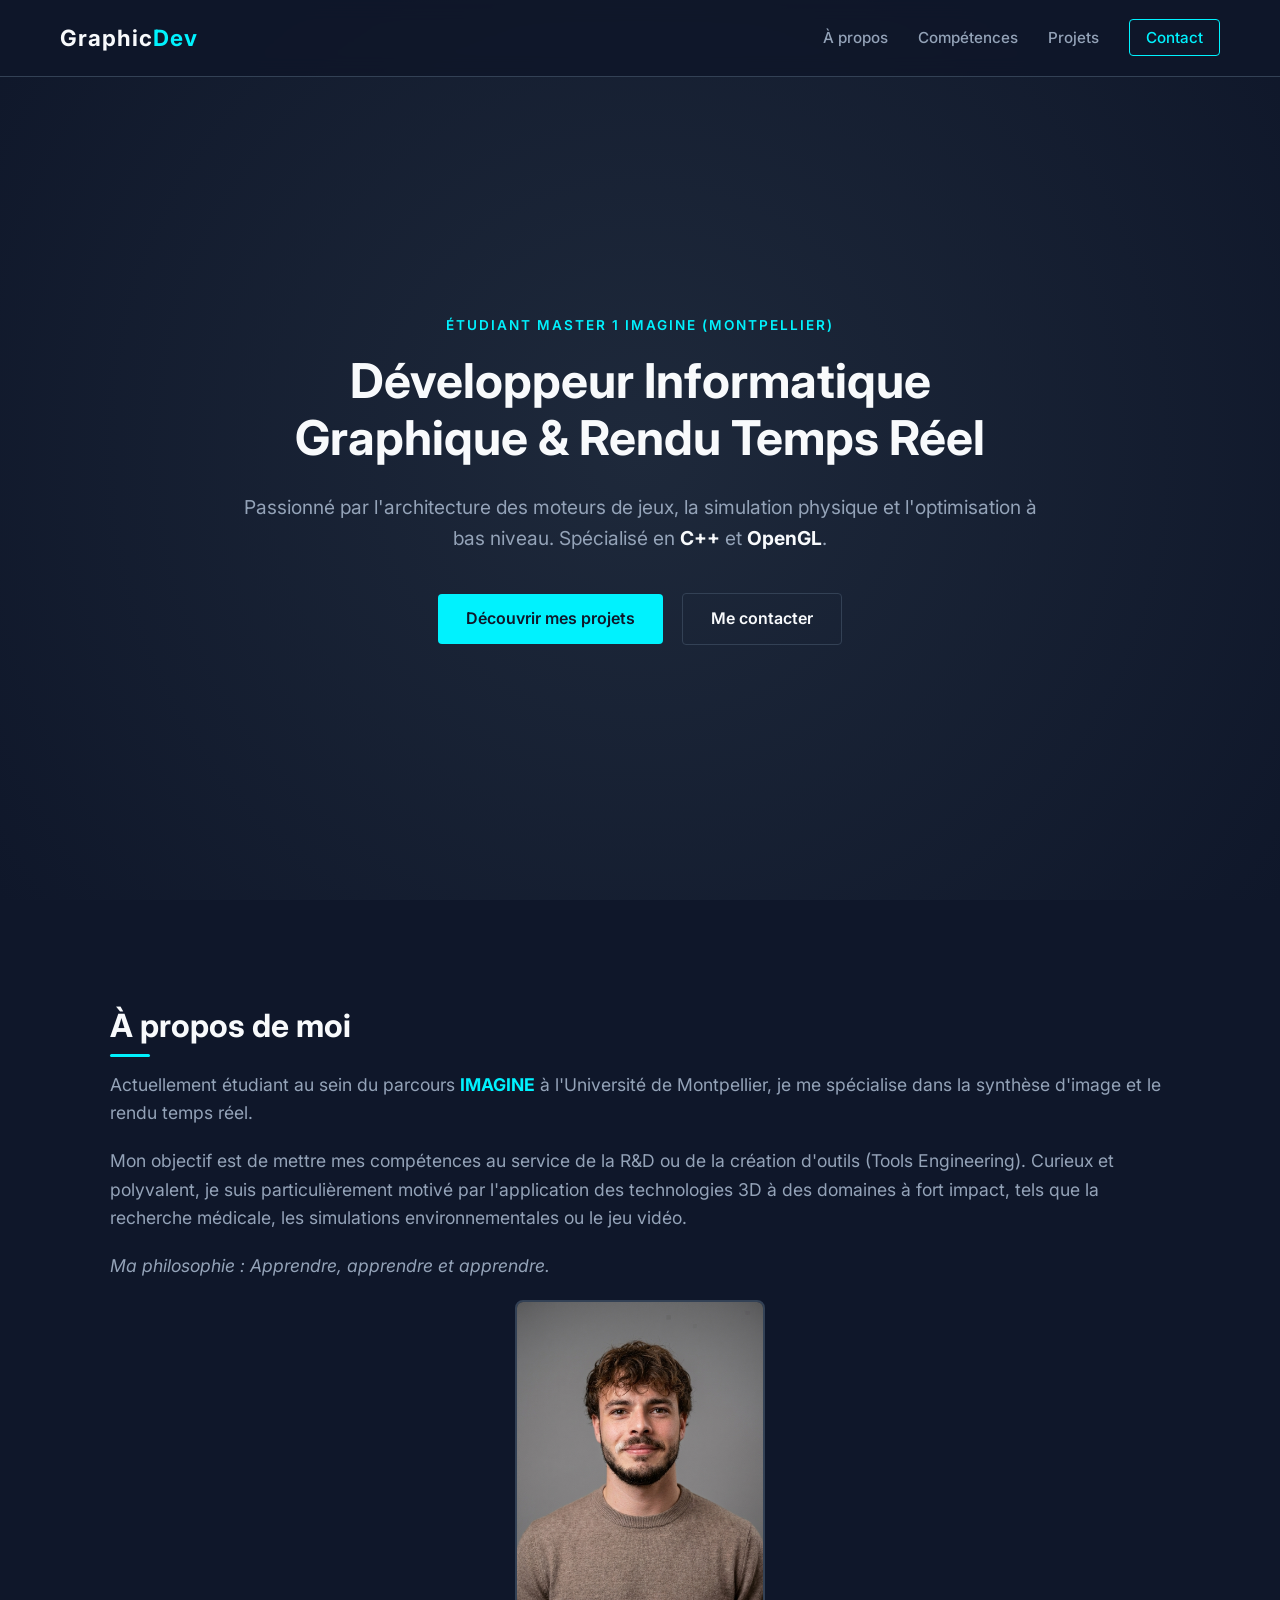
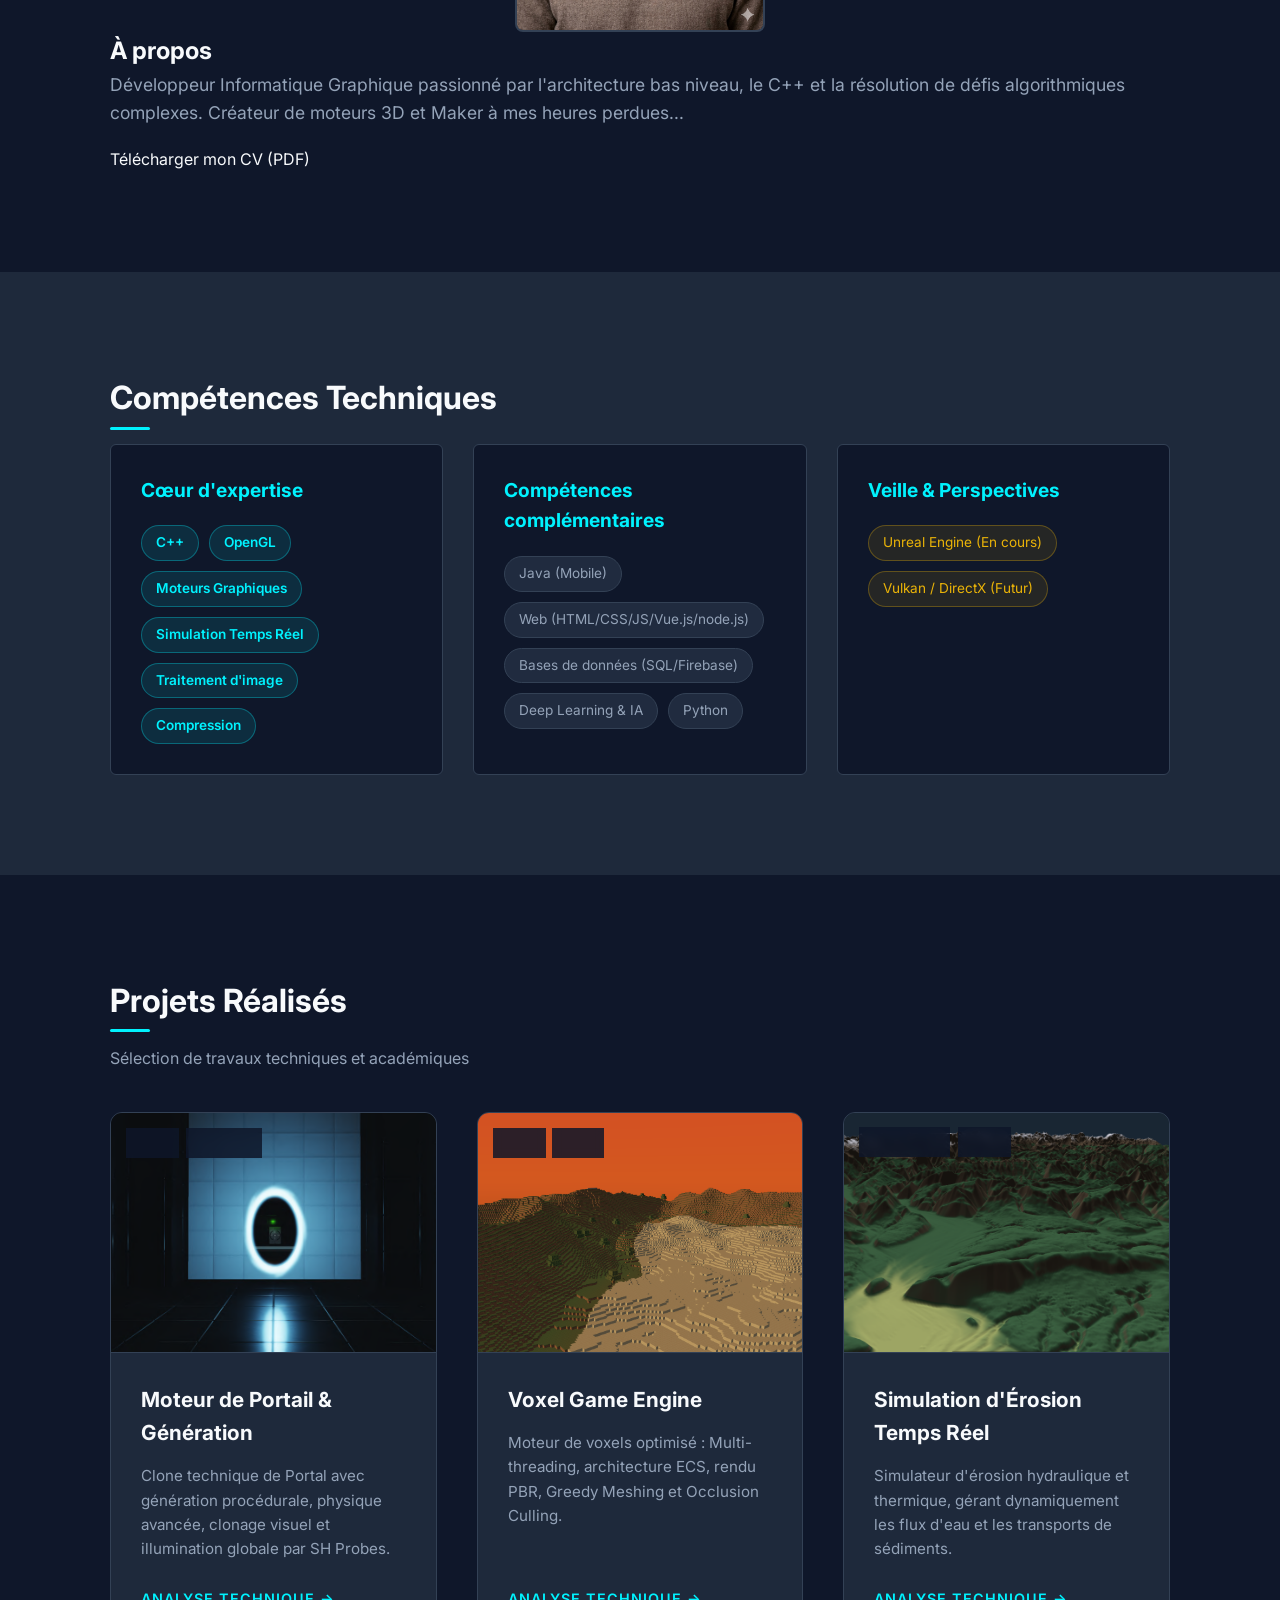
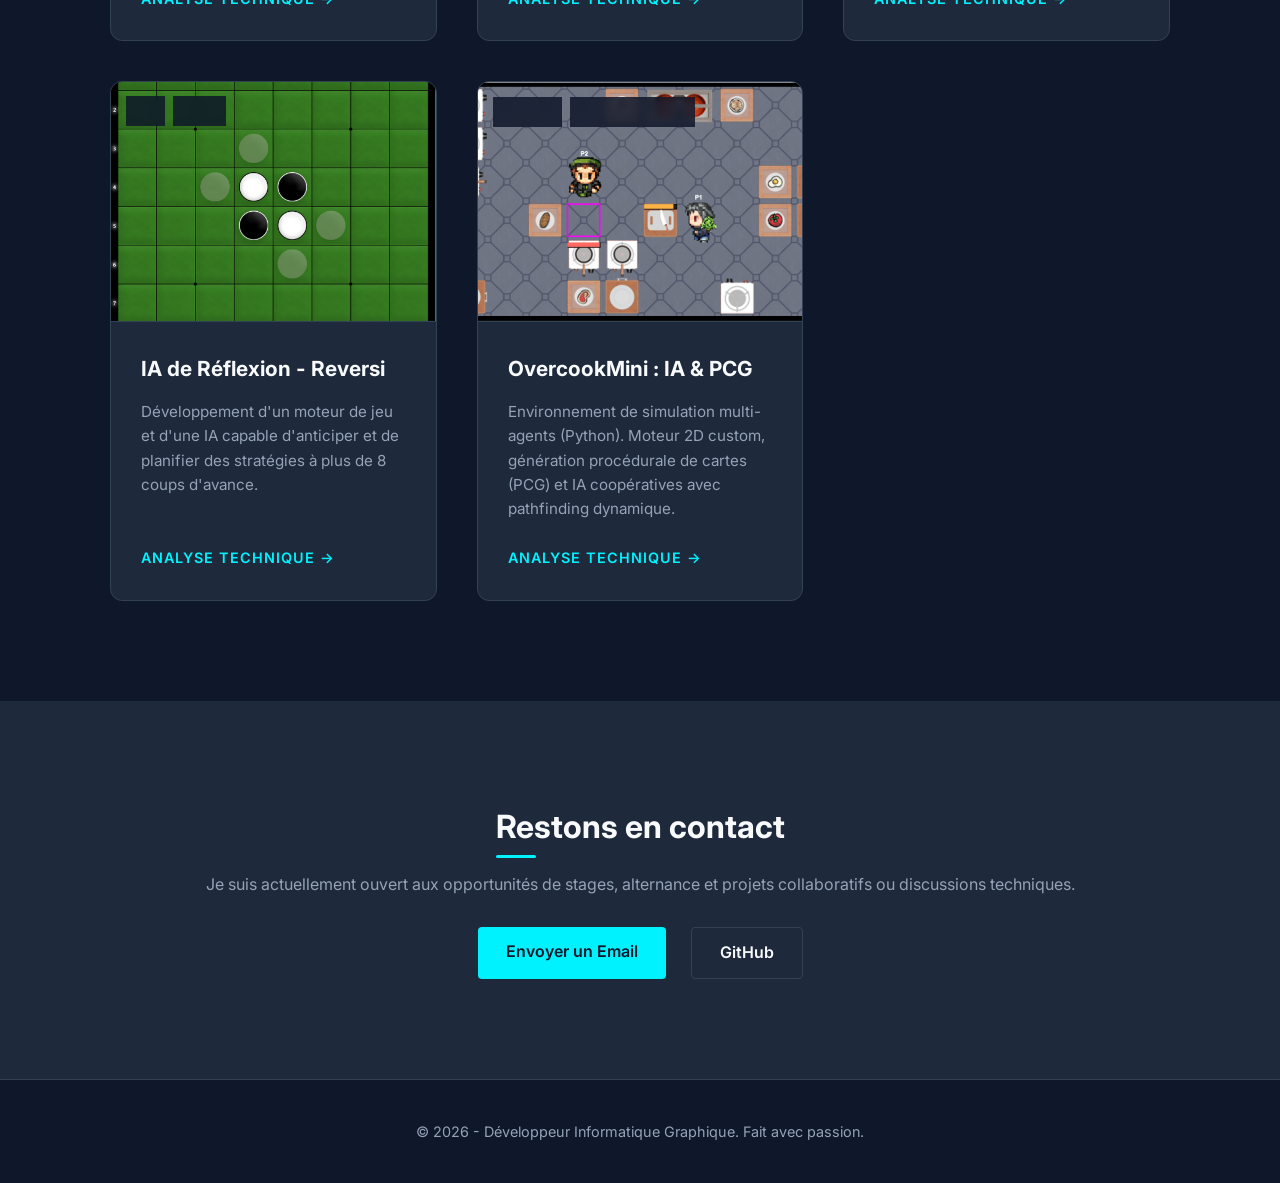
<file: index.html>
<!DOCTYPE html>
<html lang="fr">
<head>
    <meta charset="UTF-8">
    <meta name="viewport" content="width=device-width, initial-scale=1.0">
    <title>Mon Portfolio | Développeur Informatique Graphique</title>
    <link rel="stylesheet" href="style.css">
    <link href="https://fonts.googleapis.com/css2?family=Inter:wght@300;400;600;700&display=swap" rel="stylesheet">
</head>
<body>

    <nav class="navbar">
        <div class="nav-container">
            <a href="#" class="logo">Graphic<span>Dev</span></a>
            <ul class="nav-links">
                <li><a href="#about">À propos</a></li>
                <li><a href="#skills">Compétences</a></li>
                <li><a href="#projects">Projets</a></li>
                <li><a href="#contact" class="btn-nav">Contact</a></li>
            </ul>
        </div>
    </nav>

    <header class="hero">
        <div class="hero-content">
            <p class="hero-subtitle">Étudiant Master 1 IMAGINE (Montpellier)</p>
            <h1>Développeur Informatique Graphique & Rendu Temps Réel</h1>
            <p class="hero-description">
                Passionné par l'architecture des moteurs de jeux, la simulation physique et l'optimisation à bas niveau. Spécialisé en <strong>C++</strong> et <strong>OpenGL</strong>.
            </p>
            <div class="hero-buttons">
                <a href="#projects" class="btn btn-primary">Découvrir mes projets</a>
                <a href="#contact" class="btn btn-secondary">Me contacter</a>
            </div>
        </div>
    </header>

    <section id="about" class="section">
        <div class="container">
            <h2 class="section-title">À propos de moi</h2>
            <div class="about-grid">
                <div class="about-text">
                    <p>Actuellement étudiant au sein du parcours <strong>IMAGINE</strong> à l'Université de Montpellier, je me spécialise dans la synthèse d'image et le rendu temps réel.</p>
                    <p>Mon objectif est de mettre mes compétences au service de la R&D ou de la création d'outils (Tools Engineering). Curieux et polyvalent, je suis particulièrement motivé par l'application des technologies 3D à des domaines à fort impact, tels que la recherche médicale, les simulations environnementales ou le jeu vidéo.</p>
                    <p><em>Ma philosophie : Apprendre, apprendre et apprendre.</em></p>
                </div>
            </div>

            <section id="about" class="about-section">
                <div class="about-container">
                    <div class="about-image">
                        <img src="images/Photo_Profil.png" alt="Photo de Thomas Barascud">
                    </div>
                    <div class="about-text">
                        <h2>À propos</h2>
                        <p>Développeur Informatique Graphique passionné par l'architecture bas niveau, le C++ et la résolution de défis algorithmiques complexes. Créateur de moteurs 3D et Maker à mes heures perdues...</p>
                        
                        <a href="images/CV.pdf" class="btn-cv" download>Télécharger mon CV (PDF)</a>
                    </div>
                </div>
            </section>
        </div>
    </section>

    <section id="skills" class="section bg-alt">
        <div class="container">
            <h2 class="section-title">Compétences Techniques</h2>
            <div class="skills-grid">
                <div class="skill-category">
                    <h3>Cœur d'expertise</h3>
                    <div class="tags">
                        <span class="tag tag-main">C++</span>
                        <span class="tag tag-main">OpenGL</span>
                        <span class="tag tag-main">Moteurs Graphiques</span>
                        <span class="tag tag-main">Simulation Temps Réel</span>
                        <span class="tag tag-main">Traitement d'image</span>
                        <span class="tag tag-main">Compression</span>
                    </div>
                </div>
                <div class="skill-category">
                    <h3>Compétences complémentaires</h3>
                    <div class="tags">
                        <span class="tag">Java (Mobile)</span>
                        <span class="tag">Web (HTML/CSS/JS/Vue.js/node.js)</span>
                        <span class="tag">Bases de données (SQL/Firebase)</span>
                        <span class="tag">Deep Learning & IA</span>
                        <span class="tag">Python</span>
                    </div>
                </div>
                <div class="skill-category">
                    <h3>Veille & Perspectives</h3>
                    <div class="tags">
                        <span class="tag tag-learning">Unreal Engine (En cours)</span>
                        <span class="tag tag-learning">Vulkan / DirectX (Futur)</span>
                    </div>
                </div>
            </div>
        </div>
    </section>

    <section id="projects" class="section">
        <div class="container">
            <h2 class="section-title">Projets Réalisés</h2>
            <p class="section-subtitle">Sélection de travaux techniques et académiques</p>
            
            <div class="projects-grid">
                
                <div class="project-card">
                    <a href="projet-portal.html" class="project-image-link">
                        <div class="project-image">
                            <img src="images/portal/Portail_Rendu_Recusif_proj_Oblique.png" alt="Aperçu du moteur Portal">
                            <div class="image-overlay">
                                <span>Découvrir le projet &rarr;</span>
                            </div>
                            <div class="project-tags-overlay">
                                <span class="tag-overlay">C++</span>
                                <span class="tag-overlay">OpenGL</span>
                            </div>
                        </div>
                    </a>
                    <div class="project-info">
                        <h3>Moteur de Portail & Génération</h3>
                        <p>Clone technique de Portal avec génération procédurale, physique avancée, clonage visuel et illumination globale par SH Probes.</p>
                        <a href="projet-portal.html" class="project-link">Analyse technique &rarr;</a>
                    </div>
                </div>

                <div class="project-card">
                    <a href="projet-minecraft.html" class="project-image-link">
                        <div class="project-image">
                            <img src="images/voxelEngine/time_crepuscule.png" alt="Aperçu du moteur Voxel">
                            <div class="image-overlay">
                                <span>Découvrir le projet &rarr;</span>
                            </div>
                            <div class="project-tags-overlay">
                                <span class="tag-overlay">C++</span>
                                <span class="tag-overlay">ECS</span>
                            </div>
                        </div>
                    </a>
                    <div class="project-info">
                        <h3>Voxel Game Engine</h3>
                        <p>Moteur de voxels optimisé : Multi-threading, architecture ECS, rendu PBR, Greedy Meshing et Occlusion Culling.</p>
                        <a href="projet-minecraft.html" class="project-link">Analyse technique &rarr;</a>
                    </div>
                </div>

                <div class="project-card">
                    <a href="projet-erosion.html" class="project-image-link">
                        <div class="project-image">
                            <img src="images/erosion/erosion-hero.png" alt="Simulation d'érosion">
                            <div class="image-overlay">
                                <span>Découvrir le projet &rarr;</span>
                            </div>
                            <div class="project-tags-overlay">
                                <span class="tag-overlay">Simulation</span>
                                <span class="tag-overlay">C++</span>
                            </div>
                        </div>
                    </a>
                    <div class="project-info">
                        <h3>Simulation d'Érosion Temps Réel</h3>
                        <p>Simulateur d'érosion hydraulique et thermique, gérant dynamiquement les flux d'eau et les transports de sédiments.</p>
                        <a href="projet-erosion.html" class="project-link">Analyse technique &rarr;</a>
                    </div>
                </div>

                <div class="project-card">
                    <a href="projet-reversi.html" class="project-image-link">
                        <div class="project-image">
                            <img src="images/reversi/plateau_debut_partie.png" alt="IA Reversi">
                            <div class="image-overlay">
                                <span>Découvrir le projet &rarr;</span>
                            </div>
                            <div class="project-tags-overlay">
                                <span class="tag-overlay">IA</span>
                                <span class="tag-overlay">C++</span>
                            </div>
                        </div>
                    </a>
                    <div class="project-info">
                        <h3>IA de Réflexion - Reversi</h3>
                        <p>Développement d'un moteur de jeu et d'une IA capable d'anticiper et de planifier des stratégies à plus de 8 coups d'avance.</p>
                        <a href="projet-reversi.html" class="project-link">Analyse technique &rarr;</a>
                    </div>
                </div>

                <div class="project-card">
                    <a href="projet-overcook.html" class="project-image-link">
                        <div class="project-image">
                            <img src="images/overcook/jeu_overcook.png" alt="Aperçu OvercookMini">
                            <div class="image-overlay">
                                <span>Découvrir le projet &rarr;</span>
                            </div>
                            <div class="project-tags-overlay">
                                <span class="tag-overlay">Python</span>
                                <span class="tag-overlay">IA Multi-Agents</span>
                            </div>
                        </div>
                    </a>
                    <div class="project-info">
                        <h3>OvercookMini : IA & PCG</h3>
                        <p>Environnement de simulation multi-agents (Python). Moteur 2D custom, génération procédurale de cartes (PCG) et IA coopératives avec pathfinding dynamique.</p>
                        <a href="projet-overcook.html" class="project-link">Analyse technique &rarr;</a>
                    </div>
                </div>

            </div>
        </div>
    </section>

    <section id="contact" class="section bg-alt">
        <div class="container contact-container">
            <h2 class="section-title">Restons en contact</h2>
            <p>Je suis actuellement ouvert aux opportunités de stages, alternance et projets collaboratifs ou discussions techniques.</p>
            <div class="contact-links">
                <a href="mailto:thomasbarascud556@gmail.com" class="btn btn-primary">Envoyer un Email</a>
                <a href="https://github.com/ThomasBrcd" target="_blank" class="btn btn-secondary">GitHub</a>
            </div>
        </div>
    </section>

    <footer class="footer">
        <p>&copy; 2026 - Développeur Informatique Graphique. Fait avec passion.</p>
    </footer>

</body>
</html>
</file>
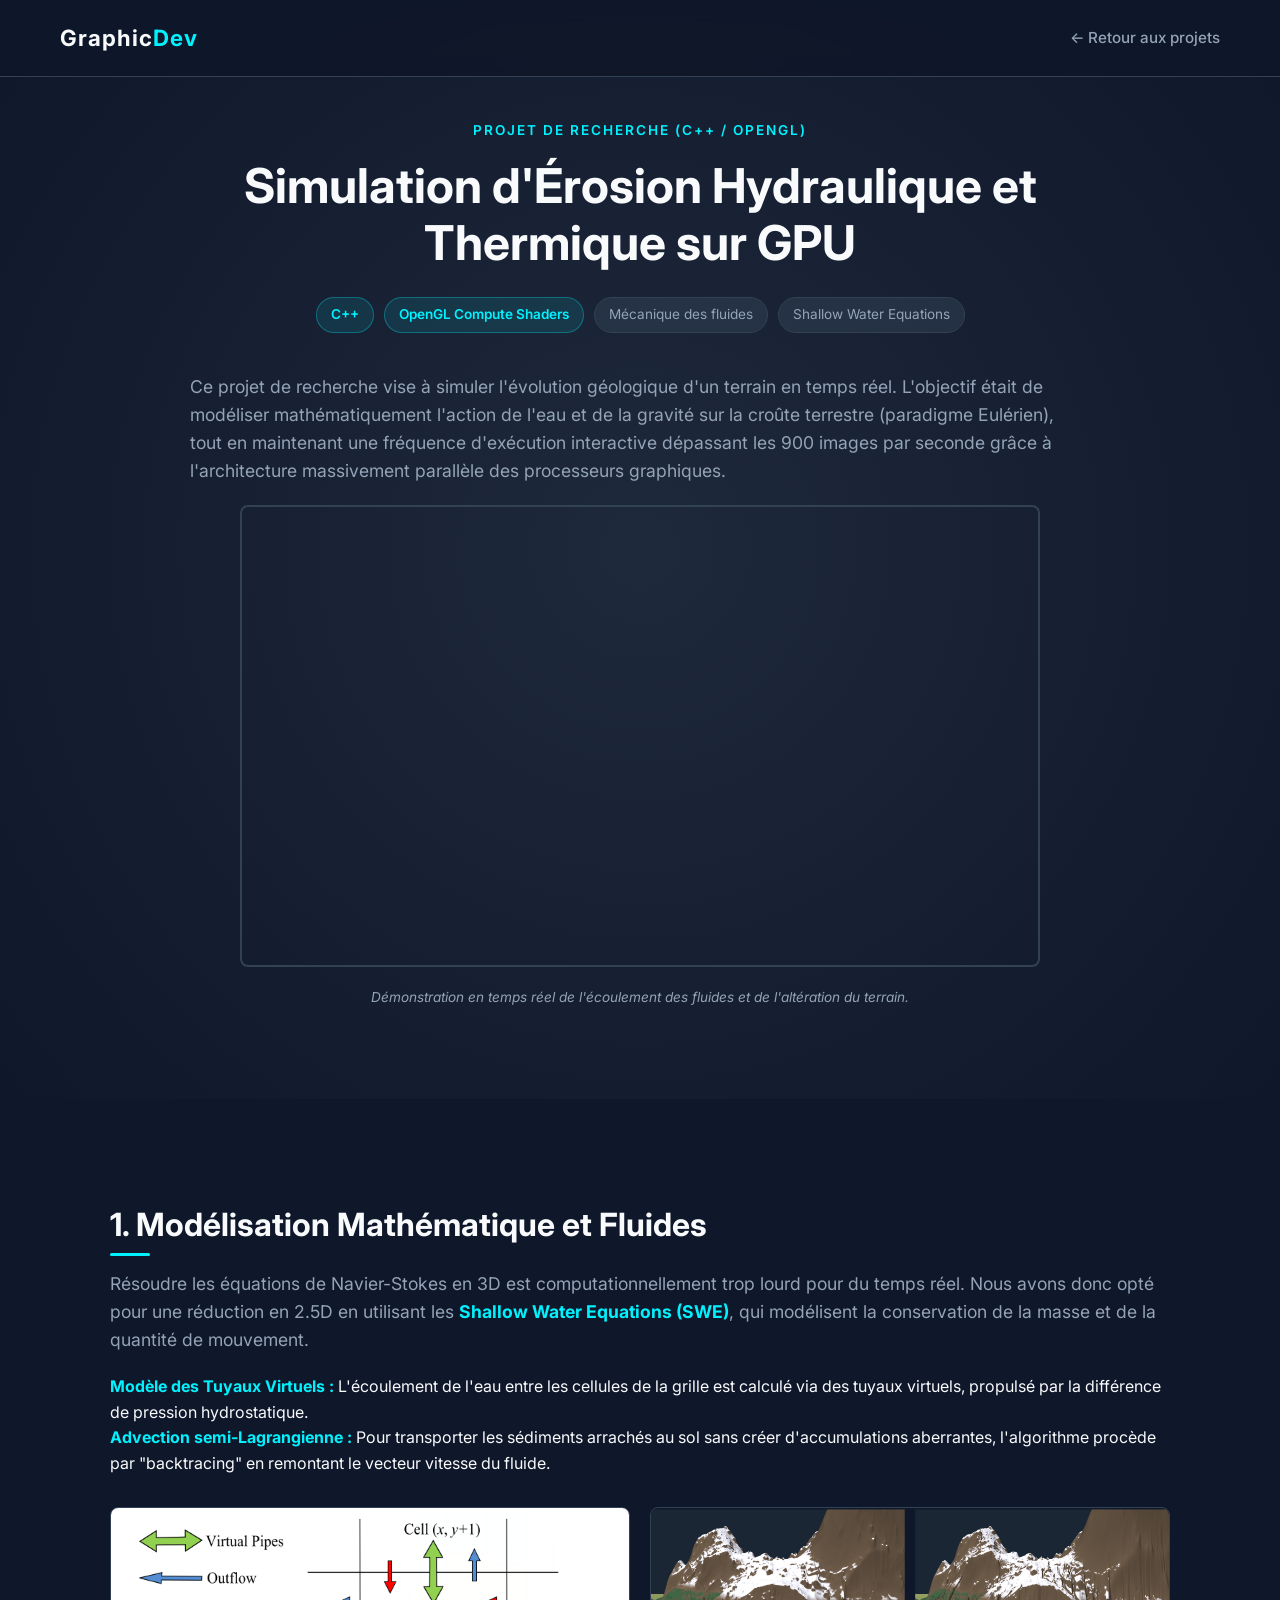
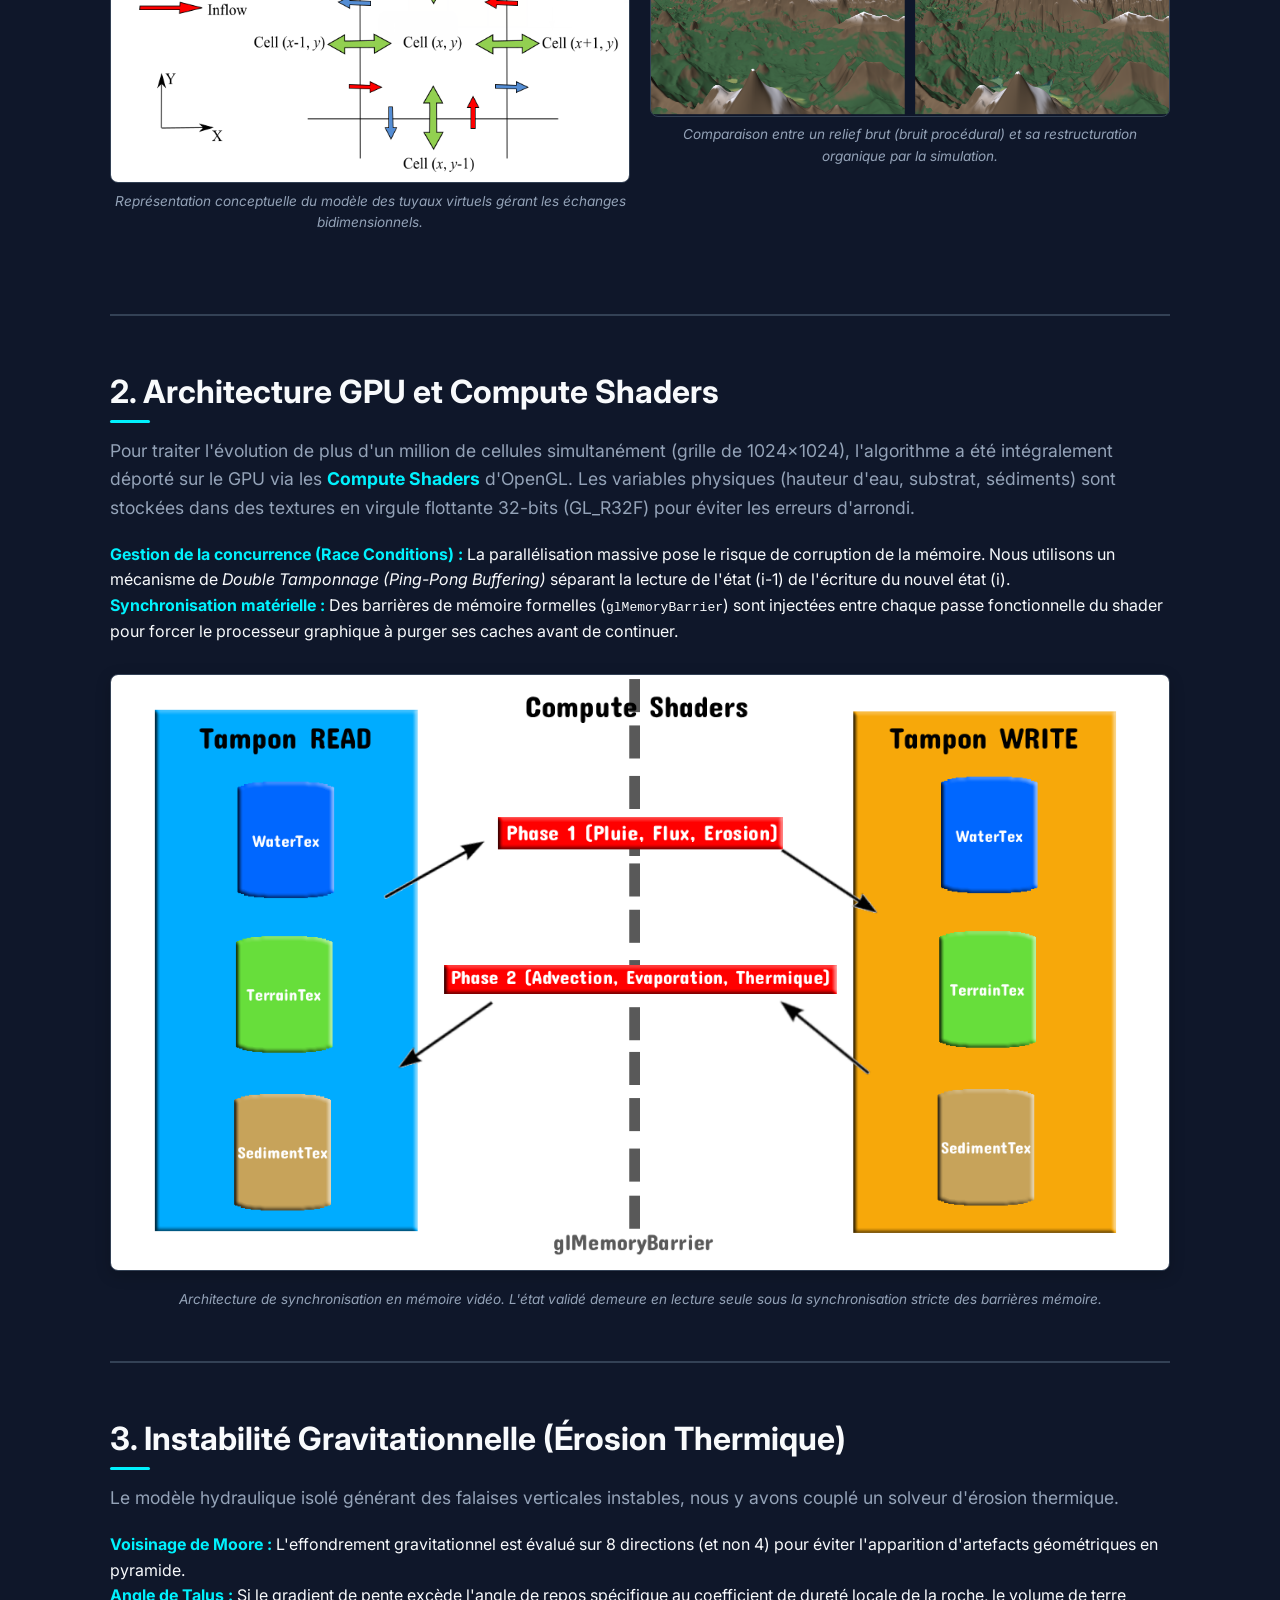
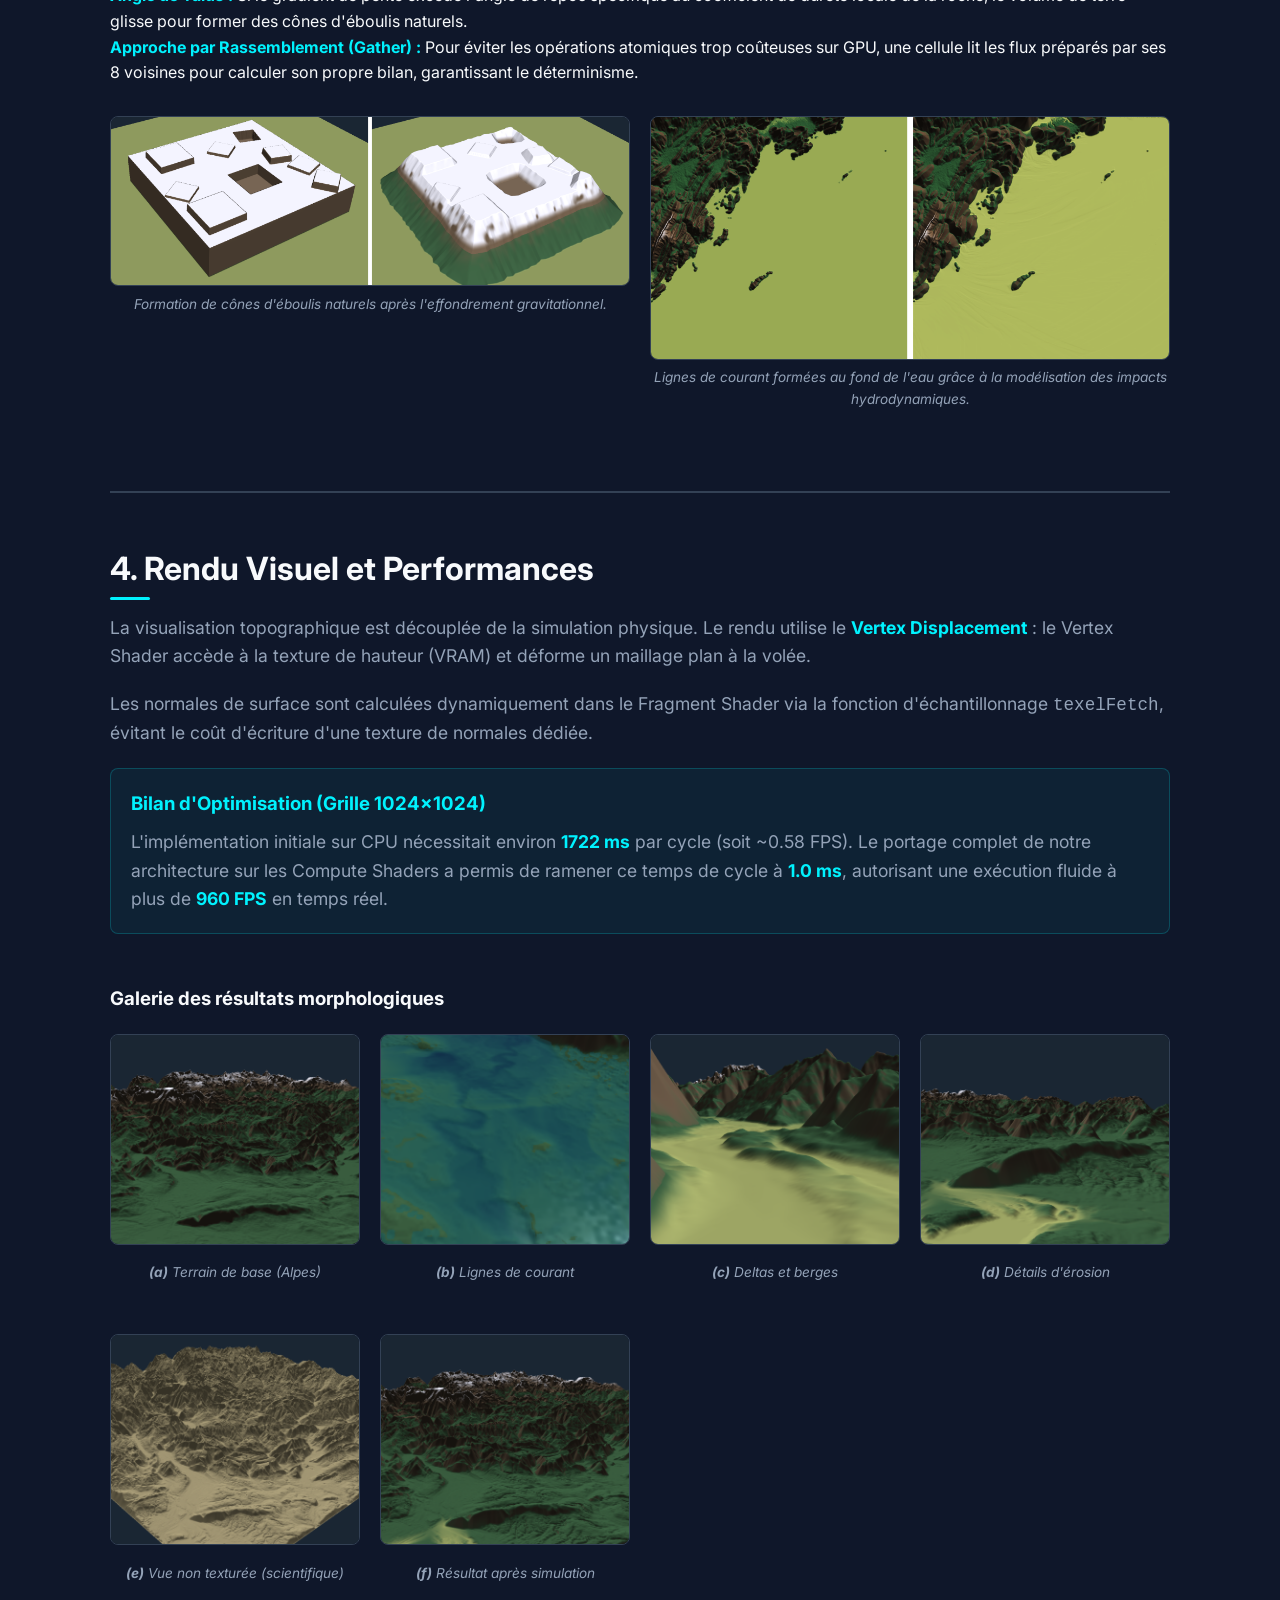
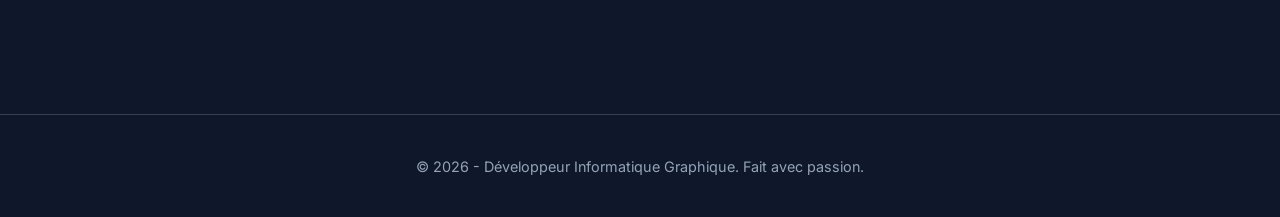
<file: projet-erosion.html>
<!DOCTYPE html>
<html lang="fr">
<head>
    <meta charset="UTF-8">
    <meta name="viewport" content="width=device-width, initial-scale=1.0">
    <title>Simulation d'Érosion | Portfolio</title>
    <link rel="stylesheet" href="style.css">
    <link href="https://fonts.googleapis.com/css2?family=Inter:wght@300;400;600;700&display=swap" rel="stylesheet">
</head>
<body>

    <nav class="navbar">
        <div class="nav-container">
            <a href="index.html" class="logo">Graphic<span>Dev</span></a>
            <ul class="nav-links">
                <li><a href="index.html#projects">&larr; Retour aux projets</a></li>
            </ul>
        </div>
    </nav>

    <header class="hero" style="height: auto; padding: 120px 20px 60px 20px;">
        <div class="hero-content" style="max-width: 900px; margin: auto;">
            <p class="hero-subtitle">Projet de Recherche (C++ / OpenGL)</p>
            <h1>Simulation d'Érosion Hydraulique et Thermique sur GPU</h1>
            <div class="tags" style="justify-content: center; margin-top: 20px; margin-bottom: 30px;">
                <span class="tag tag-main">C++</span>
                <span class="tag tag-main">OpenGL Compute Shaders</span>
                <span class="tag">Mécanique des fluides</span>
                <span class="tag">Shallow Water Equations</span>
            </div>
            
            <div class="about-text" style="text-align: left; margin-top: 40px;">
                <p>Ce projet de recherche vise à simuler l'évolution géologique d'un terrain en temps réel. L'objectif était de modéliser mathématiquement l'action de l'eau et de la gravité sur la croûte terrestre (paradigme Eulérien), tout en maintenant une fréquence d'exécution interactive dépassant les 900 images par seconde grâce à l'architecture massivement parallèle des processeurs graphiques.</p>
            </div>

            <div class="video-wrapper" style="width: 100%; max-width: 800px; margin: 20px auto; border-radius: 8px; overflow: hidden; border: 2px solid var(--border-color);">
                <iframe 
                    width="100%" 
                    height="450" 
                    src="https://www.youtube.com/embed/artjqNYJqnw?autoplay=1&mute=1&rel=0&modestbranding=1"
                    title="Démonstration projet" 
                    frameborder="0" 
                    allow="accelerometer; autoplay; clipboard-write; encrypted-media; gyroscope; picture-in-picture" 
                    allowfullscreen>
                </iframe>
            </div>
            <p class="figure-caption">Démonstration en temps réel de l'écoulement des fluides et de l'altération du terrain.</p>
        </div>
    </header>

    <section class="section">
        <div class="container">
            
            <h2 class="section-title">1. Modélisation Mathématique et Fluides</h2>
            <div class="about-text">
                <p>Résoudre les équations de Navier-Stokes en 3D est computationnellement trop lourd pour du temps réel. Nous avons donc opté pour une réduction en 2.5D en utilisant les <strong>Shallow Water Equations (SWE)</strong>, qui modélisent la conservation de la masse et de la quantité de mouvement.</p>
                <ul>
                    <li><strong>Modèle des Tuyaux Virtuels :</strong> L'écoulement de l'eau entre les cellules de la grille est calculé via des tuyaux virtuels, propulsé par la différence de pression hydrostatique.</li>
                    <li><strong>Advection semi-Lagrangienne :</strong> Pour transporter les sédiments arrachés au sol sans créer d'accumulations aberrantes, l'algorithme procède par "backtracing" en remontant le vecteur vitesse du fluide.</li>
                </ul>
            </div>

            <div class="image-grid">
                <div>
                    <img src="images/erosion/virtual-pipes.png" alt="Modèle des tuyaux virtuels">
                    <p class="figure-caption">Représentation conceptuelle du modèle des tuyaux virtuels gérant les échanges bidimensionnels.</p>
                </div>
                <div>
                    <img src="images/erosion/before-after.png" alt="Comparaison avant après érosion">
                    <p class="figure-caption">Comparaison entre un relief brut (bruit procédural) et sa restructuration organique par la simulation.</p>
                </div>
            </div>

            <hr style="border: 1px solid var(--border-color); margin: 50px 0;">

            <h2 class="section-title">2. Architecture GPU et Compute Shaders</h2>
            <div class="about-text">
                <p>Pour traiter l'évolution de plus d'un million de cellules simultanément (grille de 1024x1024), l'algorithme a été intégralement déporté sur le GPU via les <strong>Compute Shaders</strong> d'OpenGL. Les variables physiques (hauteur d'eau, substrat, sédiments) sont stockées dans des textures en virgule flottante 32-bits (GL_R32F) pour éviter les erreurs d'arrondi.</p>
                <ul>
                    <li><strong>Gestion de la concurrence (Race Conditions) :</strong> La parallélisation massive pose le risque de corruption de la mémoire. Nous utilisons un mécanisme de <em>Double Tamponnage (Ping-Pong Buffering)</em> séparant la lecture de l'état (i-1) de l'écriture du nouvel état (i).</li>
                    <li><strong>Synchronisation matérielle :</strong> Des barrières de mémoire formelles (<code>glMemoryBarrier</code>) sont injectées entre chaque passe fonctionnelle du shader pour forcer le processeur graphique à purger ses caches avant de continuer.</li>
                </ul>
            </div>

            <img src="images/erosion/ping-pong-buffering.png" alt="Architecture du double tamponnage" class="article-image">
            <p class="figure-caption">Architecture de synchronisation en mémoire vidéo. L'état validé demeure en lecture seule sous la synchronisation stricte des barrières mémoire.</p>

            <hr style="border: 1px solid var(--border-color); margin: 50px 0;">

            <h2 class="section-title">3. Instabilité Gravitationnelle (Érosion Thermique)</h2>
            <div class="about-text">
                <p>Le modèle hydraulique isolé générant des falaises verticales instables, nous y avons couplé un solveur d'érosion thermique.</p>
                <ul>
                    <li><strong>Voisinage de Moore :</strong> L'effondrement gravitationnel est évalué sur 8 directions (et non 4) pour éviter l'apparition d'artefacts géométriques en pyramide.</li>
                    <li><strong>Angle de Talus :</strong> Si le gradient de pente excède l'angle de repos spécifique au coefficient de dureté locale de la roche, le volume de terre glisse pour former des cônes d'éboulis naturels.</li>
                    <li><strong>Approche par Rassemblement (Gather) :</strong> Pour éviter les opérations atomiques trop coûteuses sur GPU, une cellule lit les flux préparés par ses 8 voisines pour calculer son propre bilan, garantissant le déterminisme.</li>
                </ul>
            </div>

            <div class="image-grid">
                <div>
                    <img src="images/erosion/thermal-erosion-compare.png" alt="Impact érosion thermique">
                    <p class="figure-caption">Formation de cônes d'éboulis naturels après l'effondrement gravitationnel.</p>
                </div>
                <div>
                    <img src="images/erosion/titicaca-currents.png" alt="Lignes de courant lac Titicaca">
                    <p class="figure-caption">Lignes de courant formées au fond de l'eau grâce à la modélisation des impacts hydrodynamiques.</p>
                </div>
            </div>

            <hr style="border: 1px solid var(--border-color); margin: 50px 0;">

            <h2 class="section-title">4. Rendu Visuel et Performances</h2>
            <div class="about-text">
                <p>La visualisation topographique est découplée de la simulation physique. Le rendu utilise le <strong>Vertex Displacement</strong> : le Vertex Shader accède à la texture de hauteur (VRAM) et déforme un maillage plan à la volée.</p>
                <p>Les normales de surface sont calculées dynamiquement dans le Fragment Shader via la fonction d'échantillonnage <code>texelFetch</code>, évitant le coût d'écriture d'une texture de normales dédiée.</p>
                
                <div style="background: rgba(0, 242, 254, 0.05); border: 1px solid rgba(0, 242, 254, 0.2); padding: 20px; border-radius: 8px; margin-top: 20px;">
                    <h3 style="color: var(--accent-color); margin-bottom: 10px;">Bilan d'Optimisation (Grille 1024x1024)</h3>
                    <p style="margin-bottom: 0;">L'implémentation initiale sur CPU nécessitait environ <strong>1722 ms</strong> par cycle (soit ~0.58 FPS). Le portage complet de notre architecture sur les Compute Shaders a permis de ramener ce temps de cycle à <strong>1.0 ms</strong>, autorisant une exécution fluide à plus de <strong>960 FPS</strong> en temps réel.</p>
                </div>
            </div>

            <h3 style="margin-top: 50px; color: var(--text-color);">Galerie des résultats morphologiques</h3>
            <div style="display: grid; grid-template-columns: repeat(auto-fit, minmax(250px, 1fr)); gap: 20px; margin-top: 20px;">
                
                <div>
                    <img src="images/erosion/erosion-11a-alpes.png" alt="Terrain de base" style="width:100%; border-radius:8px; border: 1px solid var(--border-color);">
                    <p class="figure-caption" style="margin-top: 10px;"><strong>(a)</strong> Terrain de base (Alpes)</p>
                </div>

                <div>
                    <img src="images/erosion/erosion-11b-courants.png" alt="Lignes de courant" style="width:100%; border-radius:8px; border: 1px solid var(--border-color);">
                    <p class="figure-caption" style="margin-top: 10px;"><strong>(b)</strong> Lignes de courant</p>
                </div>

                <div>
                    <img src="images/erosion/erosion-11c-deltas.png" alt="Deltas et berges" style="width:100%; border-radius:8px; border: 1px solid var(--border-color);">
                    <p class="figure-caption" style="margin-top: 10px;"><strong>(c)</strong> Deltas et berges</p>
                </div>

                <div>
                    <img src="images/erosion/erosion-11d-details.png" alt="Détails d'érosion" style="width:100%; border-radius:8px; border: 1px solid var(--border-color);">
                    <p class="figure-caption" style="margin-top: 10px;"><strong>(d)</strong> Détails d'érosion</p>
                </div>

                <div>
                    <img src="images/erosion/erosion-11e-scientifique.png" alt="Vue non texturée" style="width:100%; border-radius:8px; border: 1px solid var(--border-color);">
                    <p class="figure-caption" style="margin-top: 10px;"><strong>(e)</strong> Vue non texturée (scientifique)</p>
                </div>

                <div>
                    <img src="images/erosion/erosion-11f-resultat.png" alt="Résultat après simulation" style="width:100%; border-radius:8px; border: 1px solid var(--border-color);">
                    <p class="figure-caption" style="margin-top: 10px;"><strong>(f)</strong> Résultat après simulation</p>
                </div>

            </div>

        </div>
    </section>

    <footer class="footer">
        <p>&copy; 2026 - Développeur Informatique Graphique. Fait avec passion.</p>
    </footer>

</body>
</html>
</file>
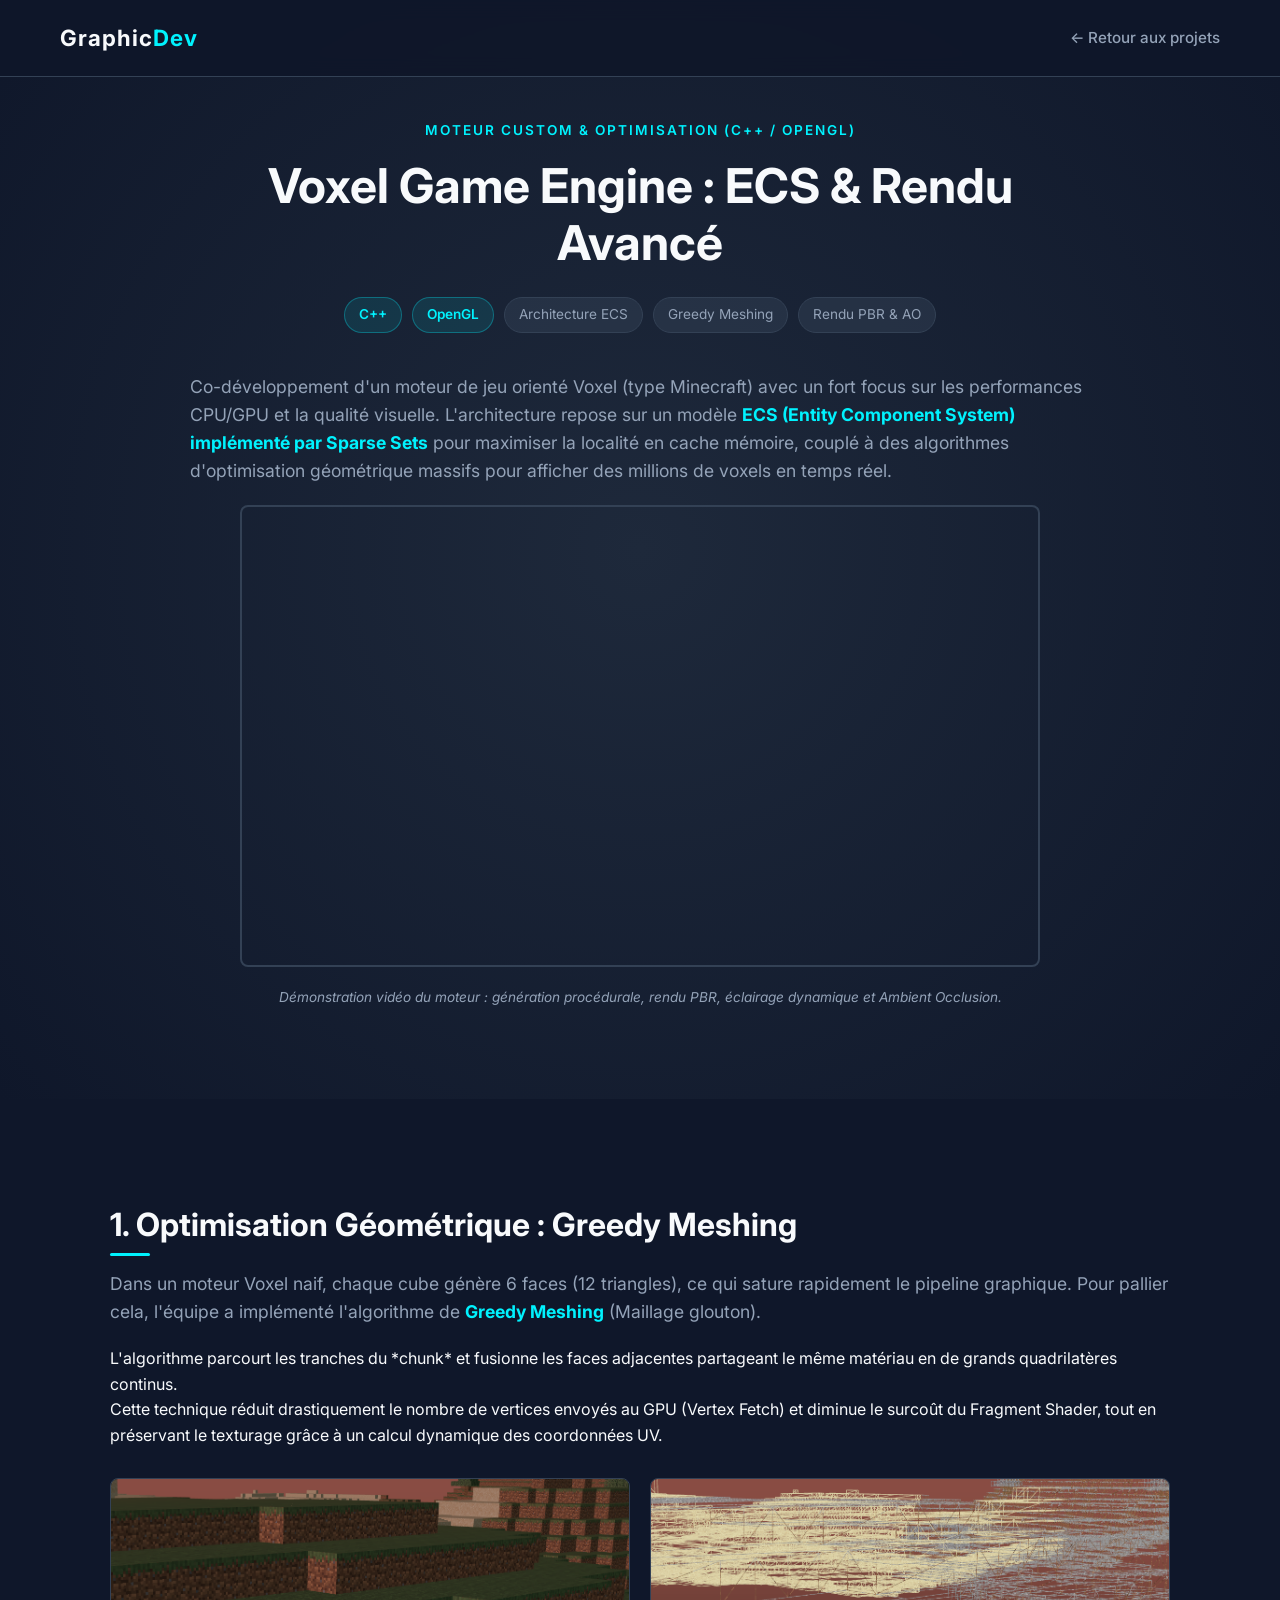
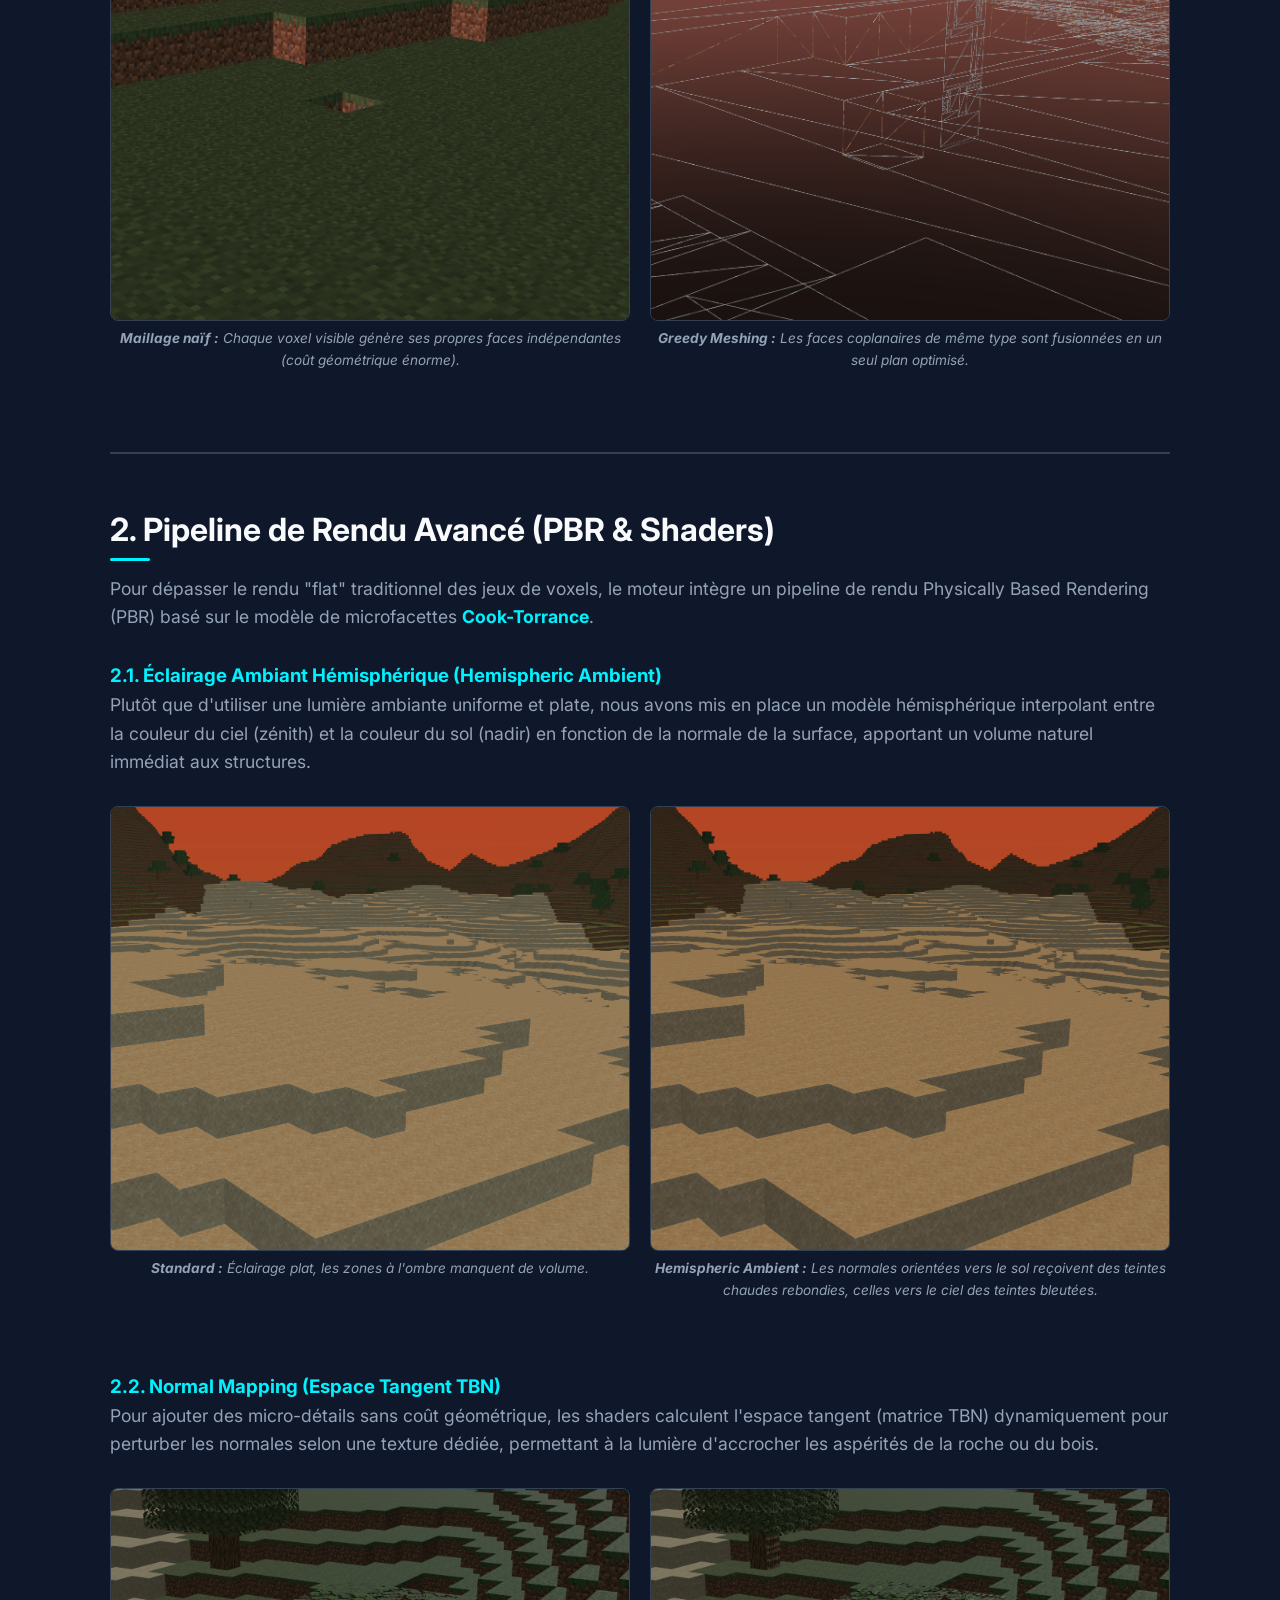
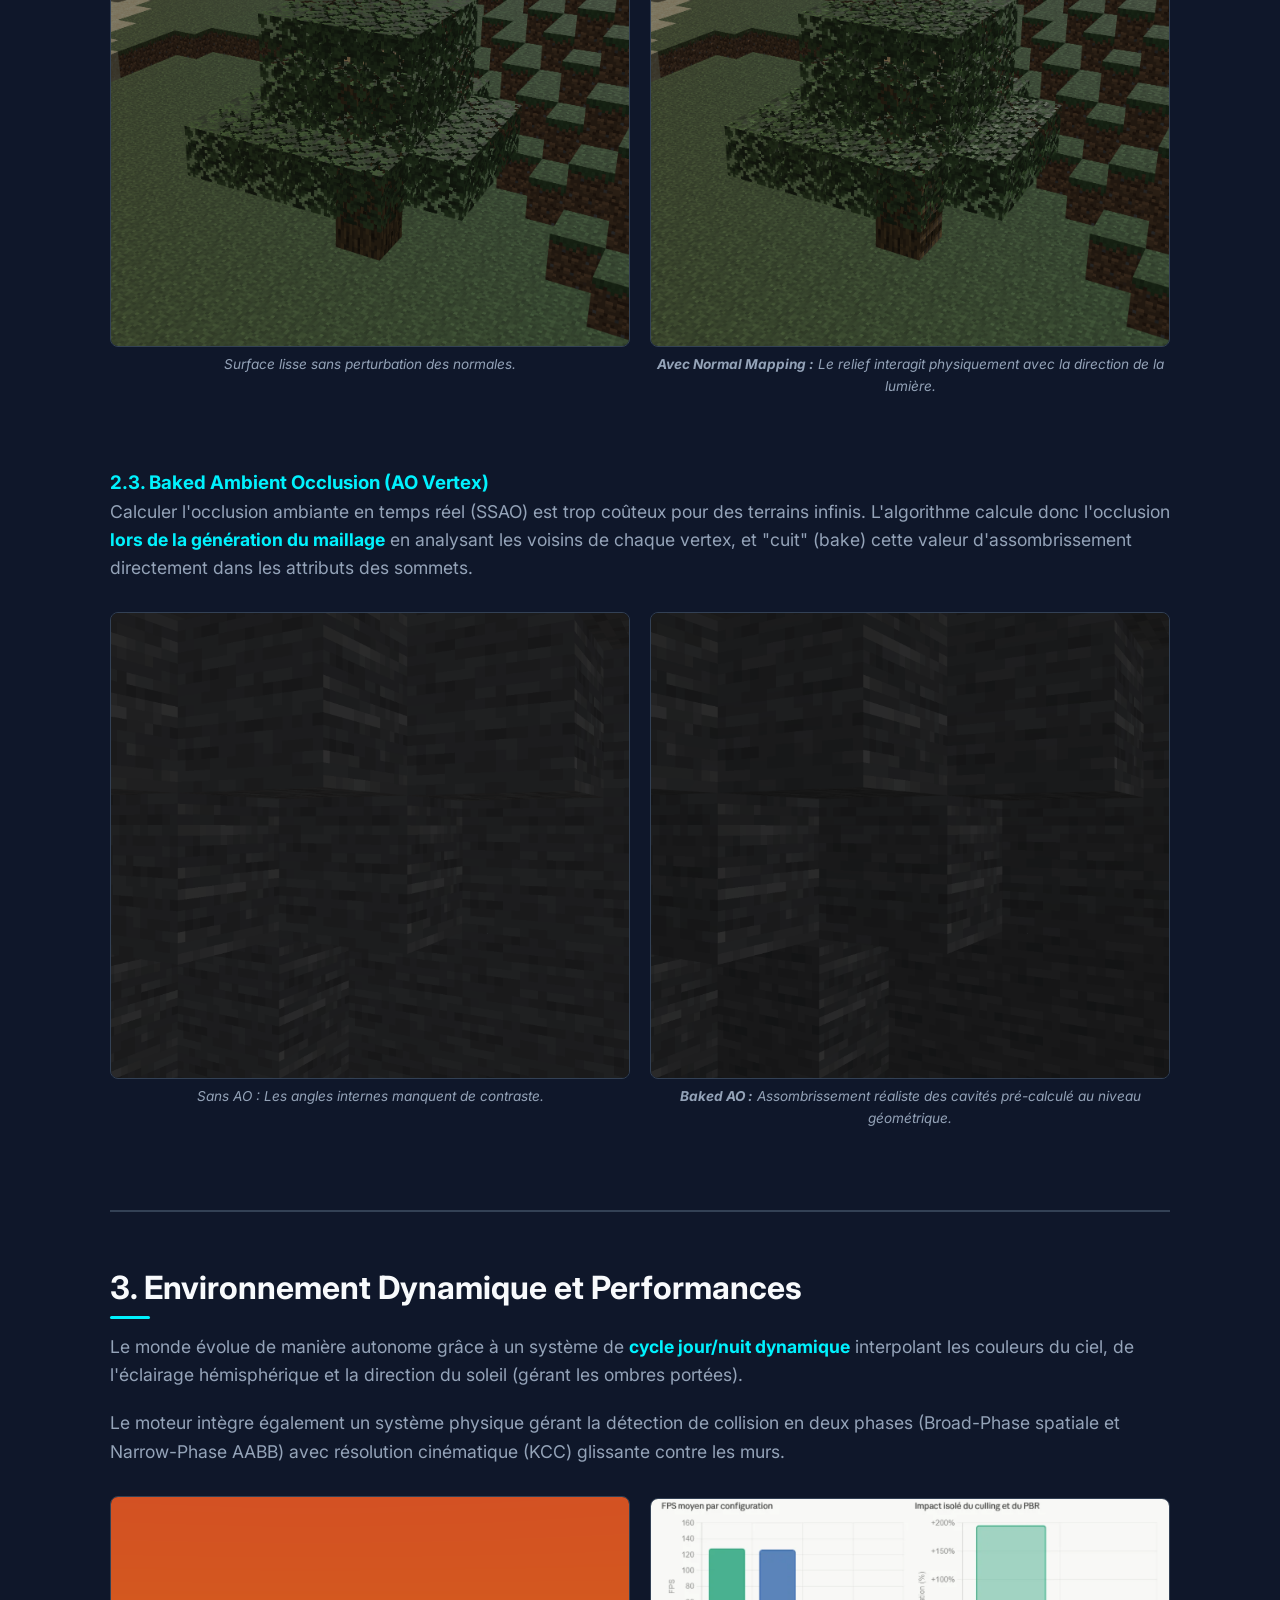
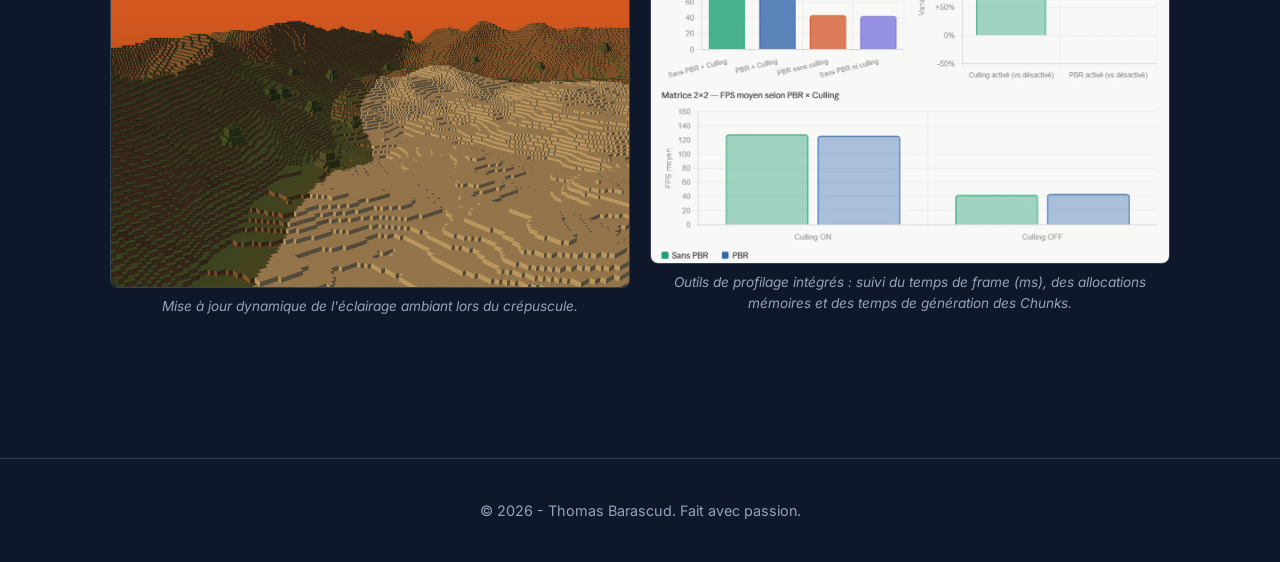
<file: projet-minecraft.html>
<!DOCTYPE html>
<html lang="fr">
<head>
    <meta charset="UTF-8">
    <meta name="viewport" content="width=device-width, initial-scale=1.0">
    <title>Voxel Engine | Portfolio</title>
    <link rel="stylesheet" href="style.css">
    <link href="https://fonts.googleapis.com/css2?family=Inter:wght@300;400;600;700&display=swap" rel="stylesheet">
</head>
<body>

    <!-- Barre de navigation -->
    <nav class="navbar">
        <div class="nav-container">
            <a href="index.html" class="logo">Graphic<span>Dev</span></a>
            <ul class="nav-links">
                <li><a href="index.html#projects">&larr; Retour aux projets</a></li>
            </ul>
        </div>
    </nav>

    <!-- En-tête du projet -->
    <header class="hero" style="height: auto; padding: 120px 20px 60px 20px;">
        <div class="hero-content" style="max-width: 900px; margin: auto;">
            <p class="hero-subtitle">Moteur Custom & Optimisation (C++ / OpenGL)</p>
            <h1>Voxel Game Engine : ECS & Rendu Avancé</h1>
            <div class="tags" style="justify-content: center; margin-top: 20px; margin-bottom: 30px;">
                <span class="tag tag-main">C++</span>
                <span class="tag tag-main">OpenGL</span>
                <span class="tag">Architecture ECS</span>
                <span class="tag">Greedy Meshing</span>
                <span class="tag">Rendu PBR & AO</span>
            </div>
            
            <div class="about-text" style="text-align: left; margin-top: 40px;">
                <p>Co-développement d'un moteur de jeu orienté Voxel (type Minecraft) avec un fort focus sur les performances CPU/GPU et la qualité visuelle. L'architecture repose sur un modèle <strong>ECS (Entity Component System) implémenté par Sparse Sets</strong> pour maximiser la localité en cache mémoire, couplé à des algorithmes d'optimisation géométrique massifs pour afficher des millions de voxels en temps réel.</p>
            </div>

            <div class="video-wrapper" style="width: 100%; max-width: 800px; margin: 20px auto; border-radius: 8px; overflow: hidden; border: 2px solid var(--border-color);">
                <iframe 
                    width="100%" 
                    height="450" 
                    src="https://www.youtube.com/embed/ugqjtfdhBQg?autoplay=1&mute=1&rel=0&modestbranding=1"
                    title="Démonstration projet" 
                    frameborder="0" 
                    allow="accelerometer; autoplay; clipboard-write; encrypted-media; gyroscope; picture-in-picture" 
                    allowfullscreen>
                </iframe>
            </div>
            <p class="figure-caption">Démonstration vidéo du moteur : génération procédurale, rendu PBR, éclairage dynamique et Ambient Occlusion.</p>
        </div>
    </header>

    <section class="section">
        <div class="container">
            
            <!-- SECTION 1 : OPTIMISATION GÉOMÉTRIQUE -->
            <h2 class="section-title">1. Optimisation Géométrique : Greedy Meshing</h2>
            <div class="about-text">
                <p>Dans un moteur Voxel naif, chaque cube génère 6 faces (12 triangles), ce qui sature rapidement le pipeline graphique. Pour pallier cela, l'équipe a implémenté l'algorithme de <strong>Greedy Meshing</strong> (Maillage glouton).</p>
                <ul>
                    <li>L'algorithme parcourt les tranches du *chunk* et fusionne les faces adjacentes partageant le même matériau en de grands quadrilatères continus.</li>
                    <li>Cette technique réduit drastiquement le nombre de vertices envoyés au GPU (Vertex Fetch) et diminue le surcoût du Fragment Shader, tout en préservant le texturage grâce à un calcul dynamique des coordonnées UV.</li>
                </ul>
            </div>

            <div class="image-grid">
                <div>
                    <img src="images/voxelEngine/greedy_meshing_orig.png" alt="Maillage naif sans Greedy Meshing">
                    <p class="figure-caption"><strong>Maillage naïf :</strong> Chaque voxel visible génère ses propres faces indépendantes (coût géométrique énorme).</p>
                </div>
                <div>
                    <img src="images/voxelEngine/greedy_meshing.png" alt="Maillage optimisé avec Greedy Meshing">
                    <p class="figure-caption"><strong>Greedy Meshing :</strong> Les faces coplanaires de même type sont fusionnées en un seul plan optimisé.</p>
                </div>
            </div>

            <hr style="border: 1px solid var(--border-color); margin: 50px 0;">

            <!-- SECTION 2 : PIPELINE DE RENDU PBR -->
            <h2 class="section-title">2. Pipeline de Rendu Avancé (PBR & Shaders)</h2>
            <div class="about-text">
                <p>Pour dépasser le rendu "flat" traditionnel des jeux de voxels, le moteur intègre un pipeline de rendu Physically Based Rendering (PBR) basé sur le modèle de microfacettes <strong>Cook-Torrance</strong>.</p>
            </div>

            <h3 style="margin-top: 30px; color: var(--accent-color);">2.1. Éclairage Ambiant Hémisphérique (Hemispheric Ambient)</h3>
            <div class="about-text">
                <p>Plutôt que d'utiliser une lumière ambiante uniforme et plate, nous avons mis en place un modèle hémisphérique interpolant entre la couleur du ciel (zénith) et la couleur du sol (nadir) en fonction de la normale de la surface, apportant un volume naturel immédiat aux structures.</p>
            </div>
            
            <div class="image-grid">
                <div>
                    <img src="images/voxelEngine/without_HA.png" alt="Sans Hemispheric Ambient">
                    <p class="figure-caption"><strong>Standard :</strong> Éclairage plat, les zones à l'ombre manquent de volume.</p>
                </div>
                <div>
                    <img src="images/voxelEngine/with_HA.png" alt="Avec Hemispheric Ambient">
                    <p class="figure-caption"><strong>Hemispheric Ambient :</strong> Les normales orientées vers le sol reçoivent des teintes chaudes rebondies, celles vers le ciel des teintes bleutées.</p>
                </div>
            </div>

            <h3 style="margin-top: 40px; color: var(--accent-color);">2.2. Normal Mapping (Espace Tangent TBN)</h3>
            <div class="about-text">
                <p>Pour ajouter des micro-détails sans coût géométrique, les shaders calculent l'espace tangent (matrice TBN) dynamiquement pour perturber les normales selon une texture dédiée, permettant à la lumière d'accrocher les aspérités de la roche ou du bois.</p>
            </div>

            <div class="image-grid">
                <div>
                    <img src="images/voxelEngine/whithout_normals.png" alt="Rendu PBR classique sans Normal Mapping">
                    <p class="figure-caption">Surface lisse sans perturbation des normales.</p>
                </div>
                <div>
                    <img src="images/voxelEngine/whith_normals.png" alt="Rendu PBR avec Normal Mapping">
                    <p class="figure-caption"><strong>Avec Normal Mapping :</strong> Le relief interagit physiquement avec la direction de la lumière.</p>
                </div>
            </div>

            <h3 style="margin-top: 40px; color: var(--accent-color);">2.3. Baked Ambient Occlusion (AO Vertex)</h3>
            <div class="about-text">
                <p>Calculer l'occlusion ambiante en temps réel (SSAO) est trop coûteux pour des terrains infinis. L'algorithme calcule donc l'occlusion <strong>lors de la génération du maillage</strong> en analysant les voisins de chaque vertex, et "cuit" (bake) cette valeur d'assombrissement directement dans les attributs des sommets.</p>
            </div>

            <div class="image-grid">
                <div>
                    <img src="images/voxelEngine/baked_AO_without.png" alt="Sans Baked Ambient Occlusion">
                    <p class="figure-caption">Sans AO : Les angles internes manquent de contraste.</p>
                </div>
                <div>
                    <img src="images/voxelEngine/baked_AO_with.png" alt="Avec Baked Ambient Occlusion">
                    <p class="figure-caption"><strong>Baked AO :</strong> Assombrissement réaliste des cavités pré-calculé au niveau géométrique.</p>
                </div>
            </div>

            <hr style="border: 1px solid var(--border-color); margin: 50px 0;">

            <!-- SECTION 3 : PHYSIQUE ET CYCLE JOUR NUIT -->
            <h2 class="section-title">3. Environnement Dynamique et Performances</h2>
            <div class="about-text">
                <p>Le monde évolue de manière autonome grâce à un système de <strong>cycle jour/nuit dynamique</strong> interpolant les couleurs du ciel, de l'éclairage hémisphérique et la direction du soleil (gérant les ombres portées).</p>
                <p>Le moteur intègre également un système physique gérant la détection de collision en deux phases (Broad-Phase spatiale et Narrow-Phase AABB) avec résolution cinématique (KCC) glissante contre les murs.</p>
            </div>

            <div class="image-grid" style="align-items: center;">
                <div>
                    <img src="images/voxelEngine/time_crepuscule.png" alt="Cycle dynamique - Crépuscule">
                    <p class="figure-caption">Mise à jour dynamique de l'éclairage ambiant lors du crépuscule.</p>
                </div>
                <div>
                    <img src="images/voxelEngine/graphiques_performances.png" alt="Graphiques de profilage et performances">
                    <p class="figure-caption">Outils de profilage intégrés : suivi du temps de frame (ms), des allocations mémoires et des temps de génération des Chunks.</p>
                </div>
            </div>

        </div>
    </section>

    <!-- Footer -->
    <footer class="footer">
        <p>&copy; 2026 - Thomas Barascud. Fait avec passion.</p>
    </footer>

</body>
</html>
</file>
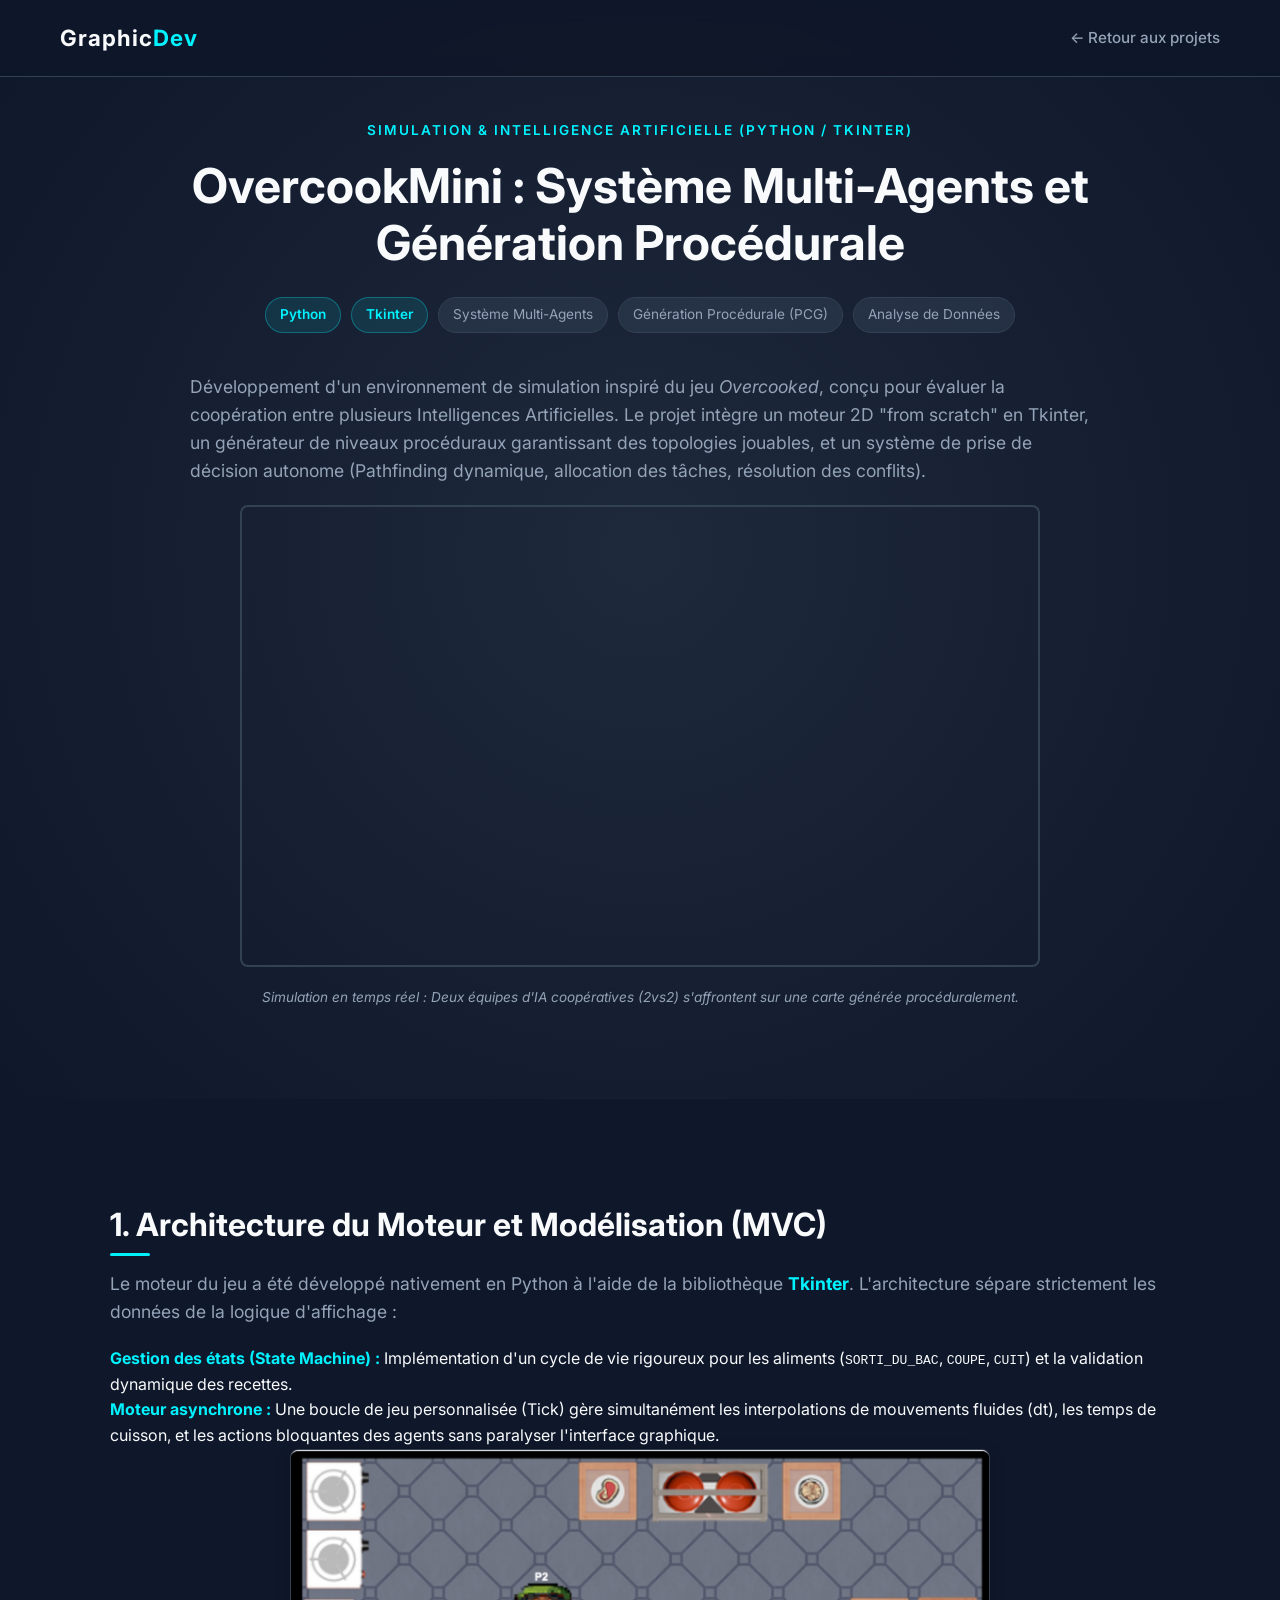
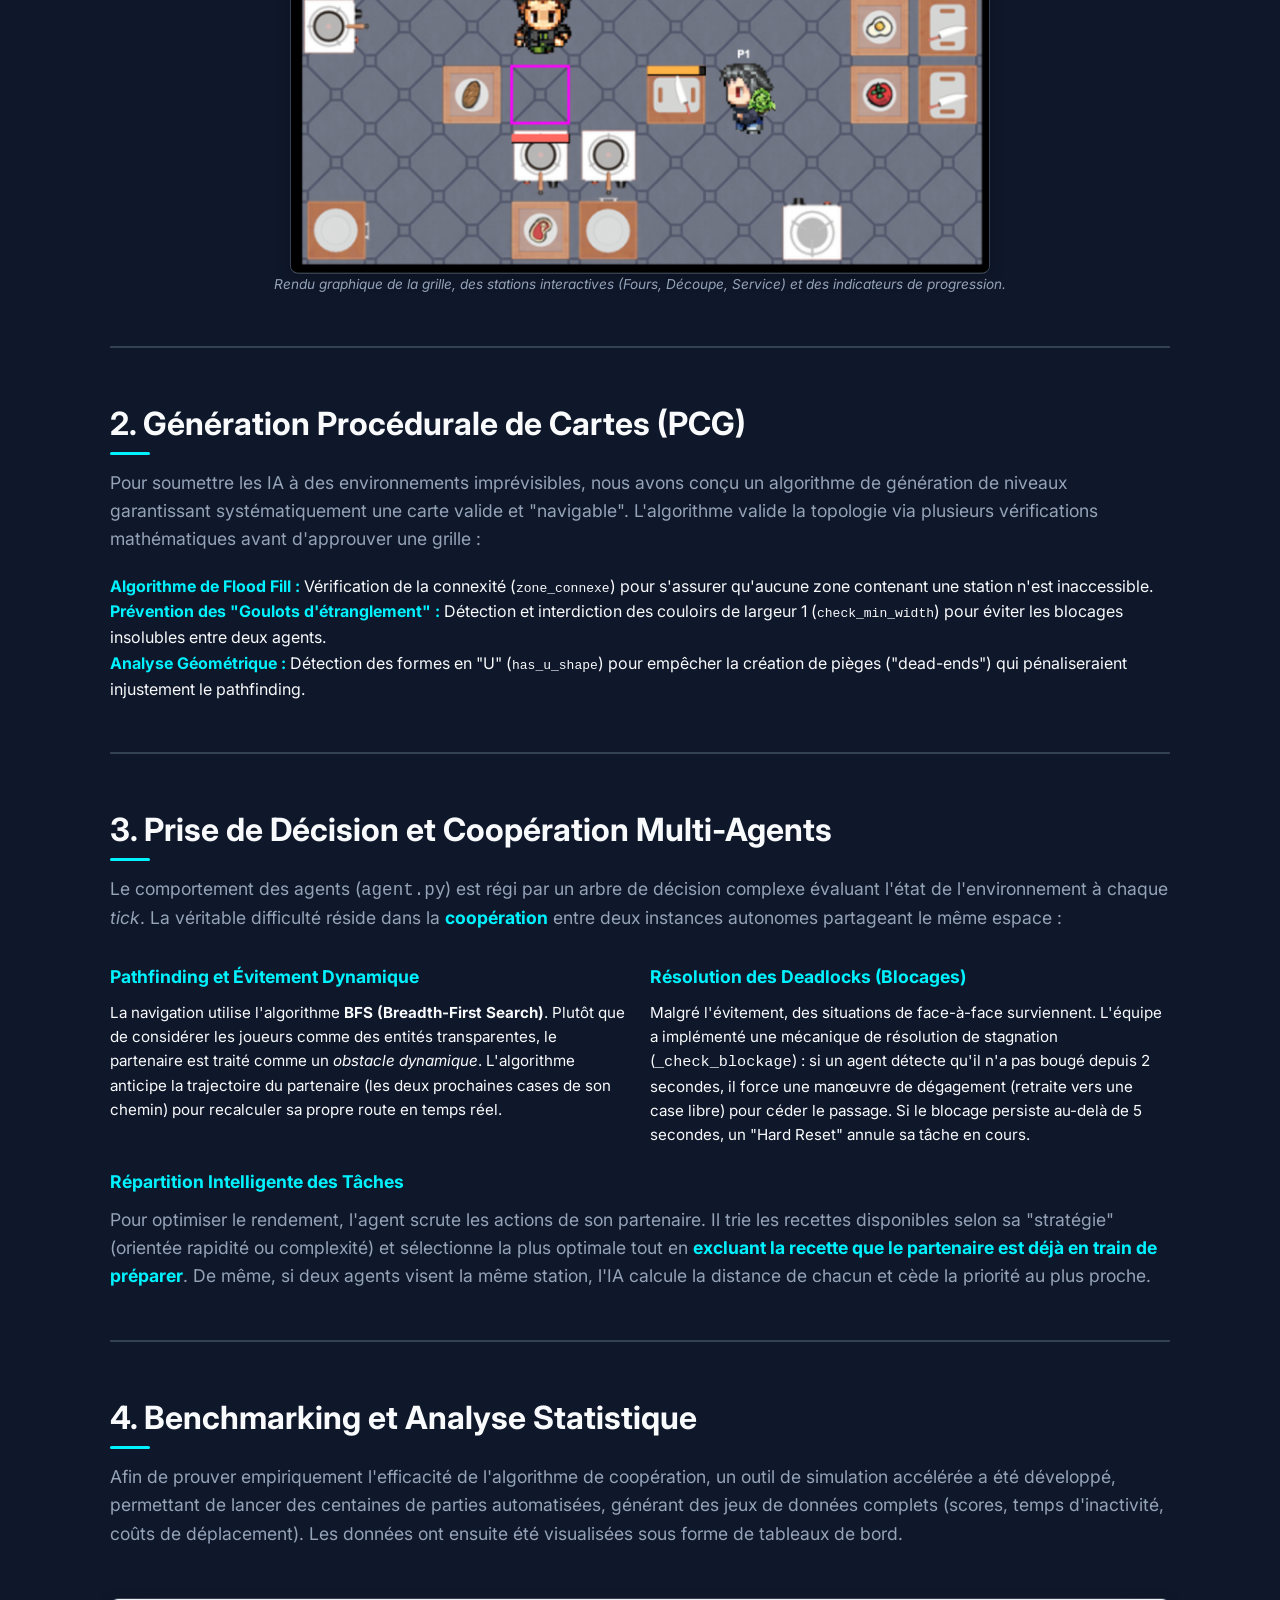
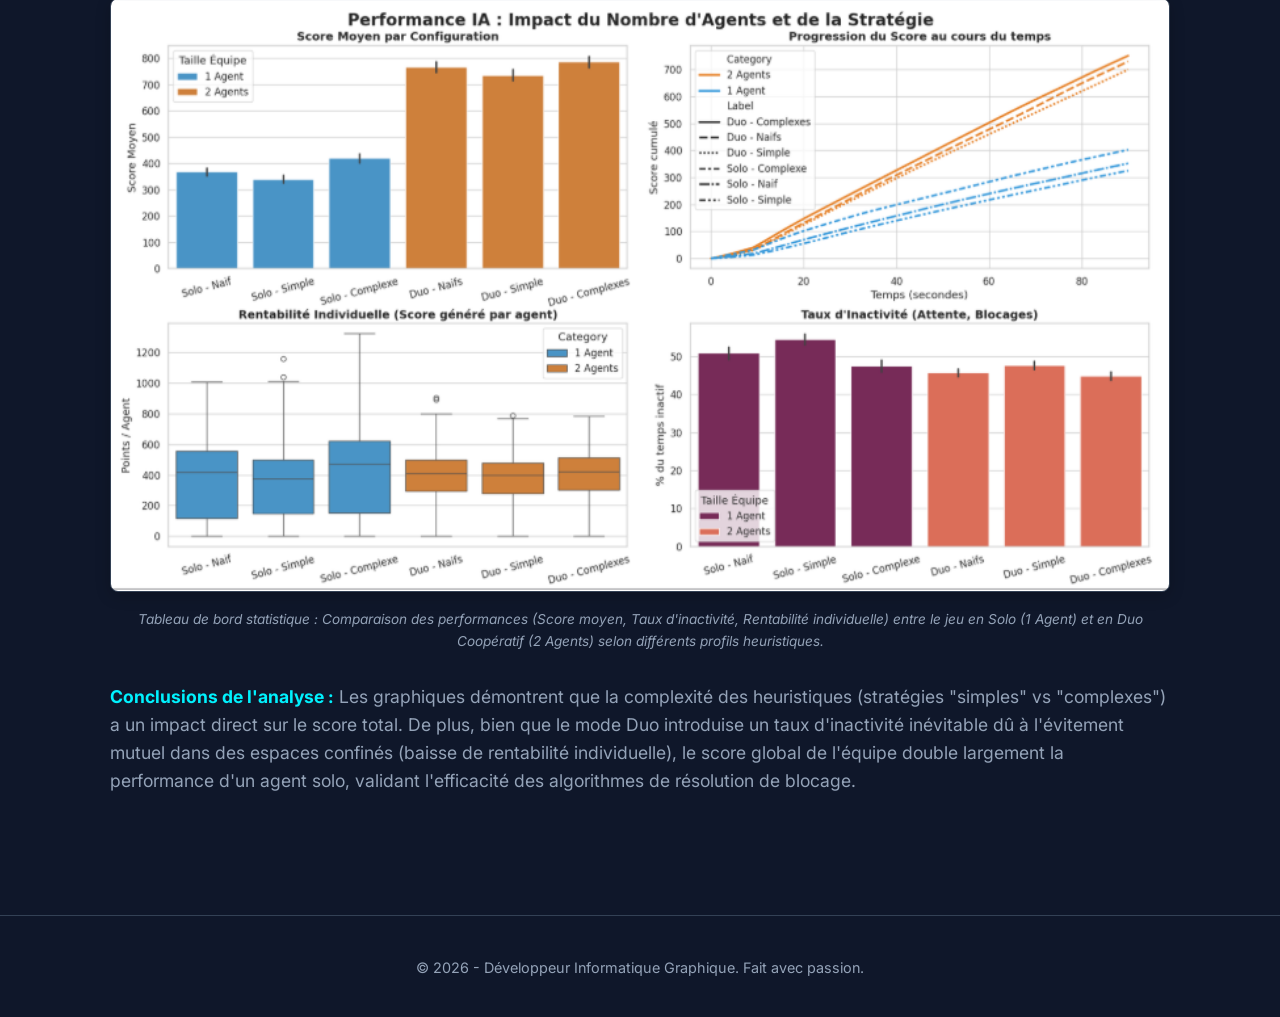
<file: projet-overcook.html>
<!DOCTYPE html>
<html lang="fr">
<head>
    <meta charset="UTF-8">
    <meta name="viewport" content="width=device-width, initial-scale=1.0">
    <title>OvercookMini : IA Multi-Agents | Portfolio</title>
    <link rel="stylesheet" href="style.css">
    <link href="https://fonts.googleapis.com/css2?family=Inter:wght@300;400;600;700&display=swap" rel="stylesheet">
</head>
<body>

    <nav class="navbar">
        <div class="nav-container">
            <a href="index.html" class="logo">Graphic<span>Dev</span></a>
            <ul class="nav-links">
                <li><a href="index.html#projects">&larr; Retour aux projets</a></li>
            </ul>
        </div>
    </nav>

    <header class="hero" style="height: auto; padding: 120px 20px 60px 20px;">
        <div class="hero-content" style="max-width: 900px; margin: auto;">
            <p class="hero-subtitle">Simulation & Intelligence Artificielle (Python / Tkinter)</p>
            <h1>OvercookMini : Système Multi-Agents et Génération Procédurale</h1>
            <div class="tags" style="justify-content: center; margin-top: 20px; margin-bottom: 30px;">
                <span class="tag tag-main">Python</span>
                <span class="tag tag-main">Tkinter</span>
                <span class="tag">Système Multi-Agents</span>
                <span class="tag">Génération Procédurale (PCG)</span>
                <span class="tag">Analyse de Données</span>
            </div>
            
            <div class="about-text" style="text-align: left; margin-top: 40px;">
                <p>Développement d'un environnement de simulation inspiré du jeu <em>Overcooked</em>, conçu pour évaluer la coopération entre plusieurs Intelligences Artificielles. Le projet intègre un moteur 2D "from scratch" en Tkinter, un générateur de niveaux procéduraux garantissant des topologies jouables, et un système de prise de décision autonome (Pathfinding dynamique, allocation des tâches, résolution des conflits).</p>
            </div>

            <div class="video-wrapper" style="width: 100%; max-width: 800px; margin: 20px auto; border-radius: 8px; overflow: hidden; border: 2px solid var(--border-color);">
                <iframe 
                    width="100%" 
                    height="450" 
                    src="https://www.youtube.com/embed/tmkyJsSp5OY?autoplay=1&mute=1&rel=0&modestbranding=1"
                    title="Démonstration projet" 
                    frameborder="0" 
                    allow="accelerometer; autoplay; clipboard-write; encrypted-media; gyroscope; picture-in-picture" 
                    allowfullscreen>
                </iframe>
            </div>
            <p class="figure-caption">Simulation en temps réel : Deux équipes d'IA coopératives (2vs2) s'affrontent sur une carte générée procéduralement.</p>
        </div>
    </header>

    <section class="section">
        <div class="container">
            
            <h2 class="section-title">1. Architecture du Moteur et Modélisation (MVC)</h2>
            <div class="about-text">
                <p>Le moteur du jeu a été développé nativement en Python à l'aide de la bibliothèque <strong>Tkinter</strong>. L'architecture sépare strictement les données de la logique d'affichage :</p>
                <ul>
                    <li><strong>Gestion des états (State Machine) :</strong> Implémentation d'un cycle de vie rigoureux pour les aliments (<code>SORTI_DU_BAC</code>, <code>COUPE</code>, <code>CUIT</code>) et la validation dynamique des recettes.</li>
                    <li><strong>Moteur asynchrone :</strong> Une boucle de jeu personnalisée (Tick) gère simultanément les interpolations de mouvements fluides (dt), les temps de cuisson, et les actions bloquantes des agents sans paralyser l'interface graphique.</li>
                </ul>
            </div>

            <img src="images/overcook/jeu_overcook.png" alt="Aperçu du jeu Overcook" class="article-image" style="max-width: 700px; display: block; margin: 0 auto;">
            <p class="figure-caption">Rendu graphique de la grille, des stations interactives (Fours, Découpe, Service) et des indicateurs de progression.</p>

            <hr style="border: 1px solid var(--border-color); margin: 50px 0;">

            <h2 class="section-title">2. Génération Procédurale de Cartes (PCG)</h2>
            <div class="about-text">
                <p>Pour soumettre les IA à des environnements imprévisibles, nous avons conçu un algorithme de génération de niveaux garantissant systématiquement une carte valide et "navigable". L'algorithme valide la topologie via plusieurs vérifications mathématiques avant d'approuver une grille :</p>
                <ul>
                    <li><strong>Algorithme de Flood Fill :</strong> Vérification de la connexité (<code>zone_connexe</code>) pour s'assurer qu'aucune zone contenant une station n'est inaccessible.</li>
                    <li><strong>Prévention des "Goulots d'étranglement" :</strong> Détection et interdiction des couloirs de largeur 1 (<code>check_min_width</code>) pour éviter les blocages insolubles entre deux agents.</li>
                    <li><strong>Analyse Géométrique :</strong> Détection des formes en "U" (<code>has_u_shape</code>) pour empêcher la création de pièges ("dead-ends") qui pénaliseraient injustement le pathfinding.</li>
                </ul>
            </div>

            <hr style="border: 1px solid var(--border-color); margin: 50px 0;">

            <h2 class="section-title">3. Prise de Décision et Coopération Multi-Agents</h2>
            <div class="about-text">
                <p>Le comportement des agents (<code>agent.py</code>) est régi par un arbre de décision complexe évaluant l'état de l'environnement à chaque <em>tick</em>. La véritable difficulté réside dans la <strong>coopération</strong> entre deux instances autonomes partageant le même espace :</p>
            </div>

            <div class="image-grid" style="align-items: start;">
                <div>
                    <h3 style="color: var(--accent-color); font-size: 1.1rem; margin-bottom: 10px;">Pathfinding et Évitement Dynamique</h3>
                    <p style="font-size: 0.95rem; color: var(--text-color);">La navigation utilise l'algorithme <strong>BFS (Breadth-First Search)</strong>. Plutôt que de considérer les joueurs comme des entités transparentes, le partenaire est traité comme un <em>obstacle dynamique</em>. L'algorithme anticipe la trajectoire du partenaire (les deux prochaines cases de son chemin) pour recalculer sa propre route en temps réel.</p>
                </div>
                <div>
                    <h3 style="color: var(--accent-color); font-size: 1.1rem; margin-bottom: 10px;">Résolution des Deadlocks (Blocages)</h3>
                    <p style="font-size: 0.95rem; color: var(--text-color);">Malgré l'évitement, des situations de face-à-face surviennent. L'équipe a implémenté une mécanique de résolution de stagnation (<code>_check_blockage</code>) : si un agent détecte qu'il n'a pas bougé depuis 2 secondes, il force une manœuvre de dégagement (retraite vers une case libre) pour céder le passage. Si le blocage persiste au-delà de 5 secondes, un "Hard Reset" annule sa tâche en cours.</p>
                </div>
            </div>

            <div class="about-text" style="margin-top: 20px;">
                <h3 style="color: var(--accent-color); font-size: 1.1rem; margin-bottom: 10px;">Répartition Intelligente des Tâches</h3>
                <p>Pour optimiser le rendement, l'agent scrute les actions de son partenaire. Il trie les recettes disponibles selon sa "stratégie" (orientée rapidité ou complexité) et sélectionne la plus optimale tout en <strong>excluant la recette que le partenaire est déjà en train de préparer</strong>. De même, si deux agents visent la même station, l'IA calcule la distance de chacun et cède la priorité au plus proche.</p>
            </div>

            <hr style="border: 1px solid var(--border-color); margin: 50px 0;">

            <h2 class="section-title">4. Benchmarking et Analyse Statistique</h2>
            <div class="about-text">
                <p>Afin de prouver empiriquement l'efficacité de l'algorithme de coopération, un outil de simulation accélérée a été développé, permettant de lancer des centaines de parties automatisées, générant des jeux de données complets (scores, temps d'inactivité, coûts de déplacement). Les données ont ensuite été visualisées sous forme de tableaux de bord.</p>
            </div>

            <img src="images/overcook/stats_overcook.png" alt="Graphiques de Benchmark de l'IA" class="article-image">
            <p class="figure-caption">Tableau de bord statistique : Comparaison des performances (Score moyen, Taux d'inactivité, Rentabilité individuelle) entre le jeu en Solo (1 Agent) et en Duo Coopératif (2 Agents) selon différents profils heuristiques.</p>

            <div class="about-text" style="margin-top: 30px;">
                <p><strong>Conclusions de l'analyse :</strong> Les graphiques démontrent que la complexité des heuristiques (stratégies "simples" vs "complexes") a un impact direct sur le score total. De plus, bien que le mode Duo introduise un taux d'inactivité inévitable dû à l'évitement mutuel dans des espaces confinés (baisse de rentabilité individuelle), le score global de l'équipe double largement la performance d'un agent solo, validant l'efficacité des algorithmes de résolution de blocage.</p>
            </div>

        </div>
    </section>

    <footer class="footer">
        <p>&copy; 2026 - Développeur Informatique Graphique. Fait avec passion.</p>
    </footer>

</body>
</html>
</file>
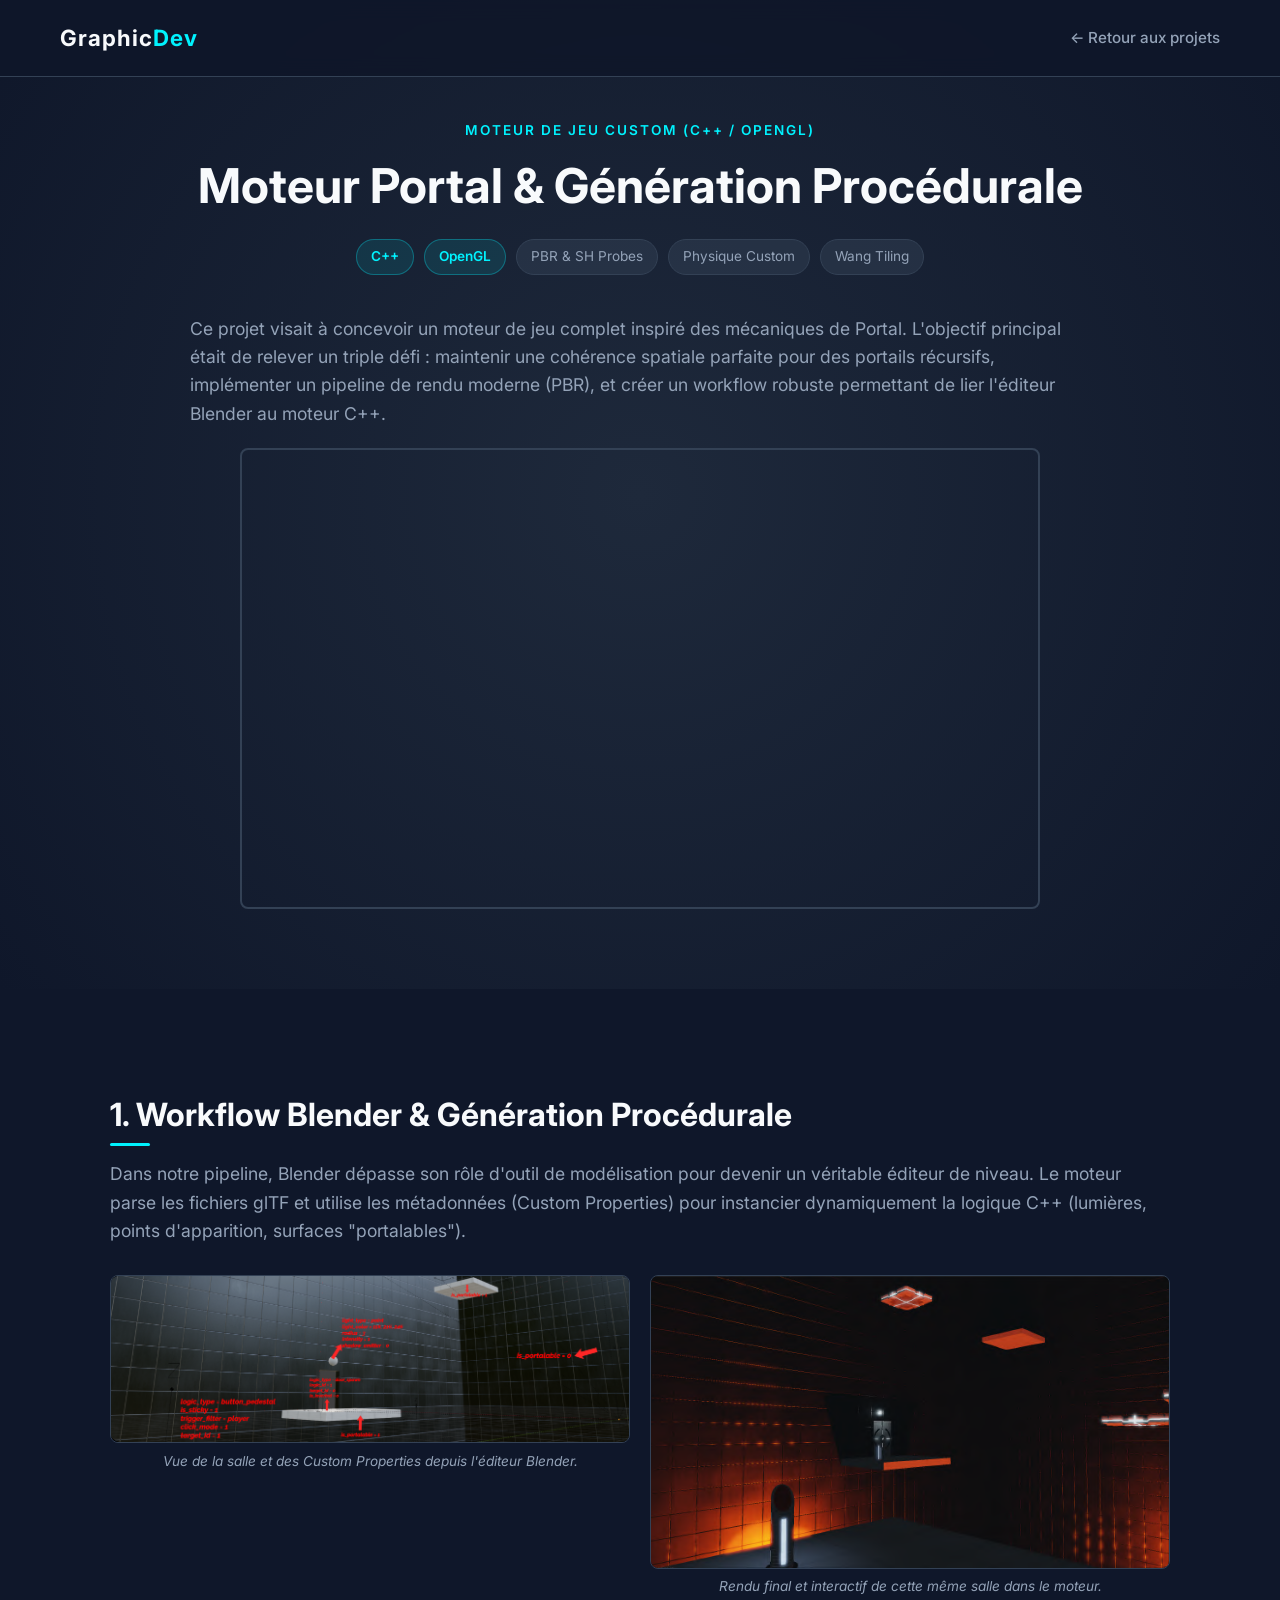
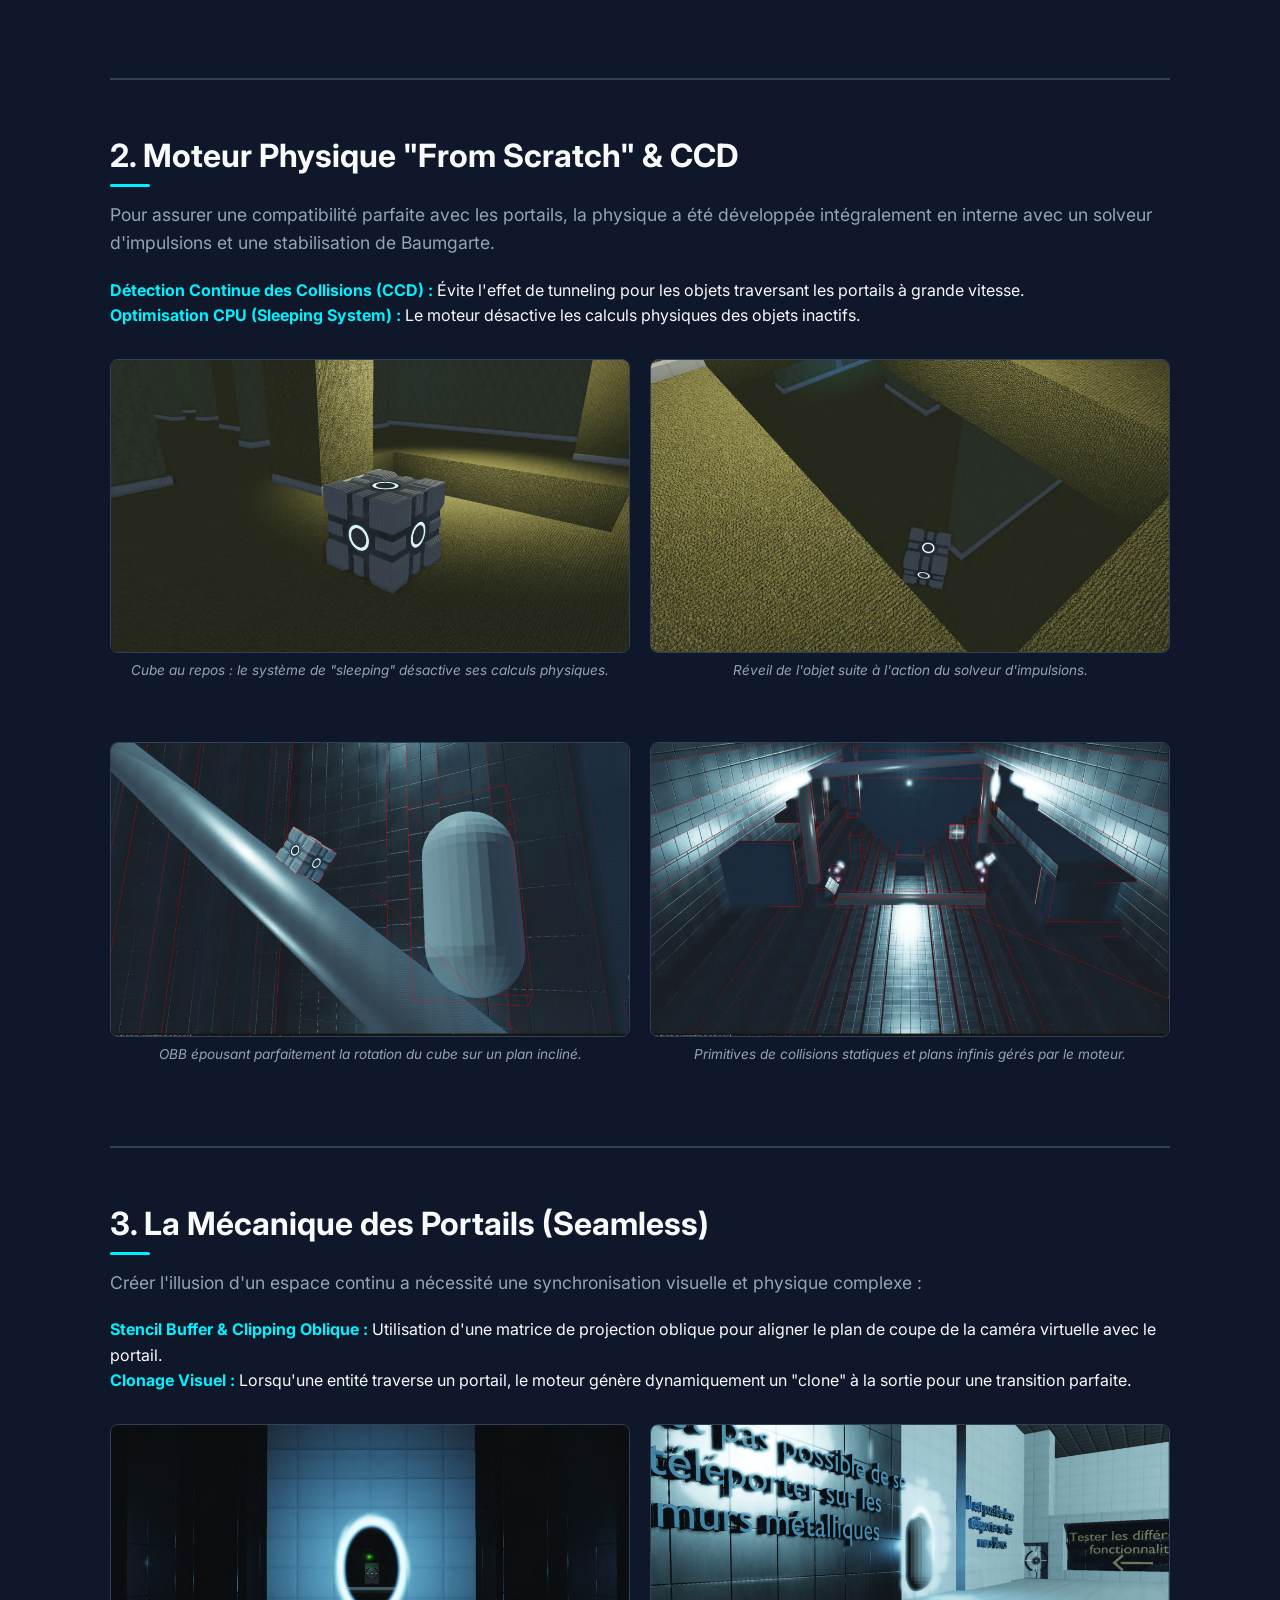
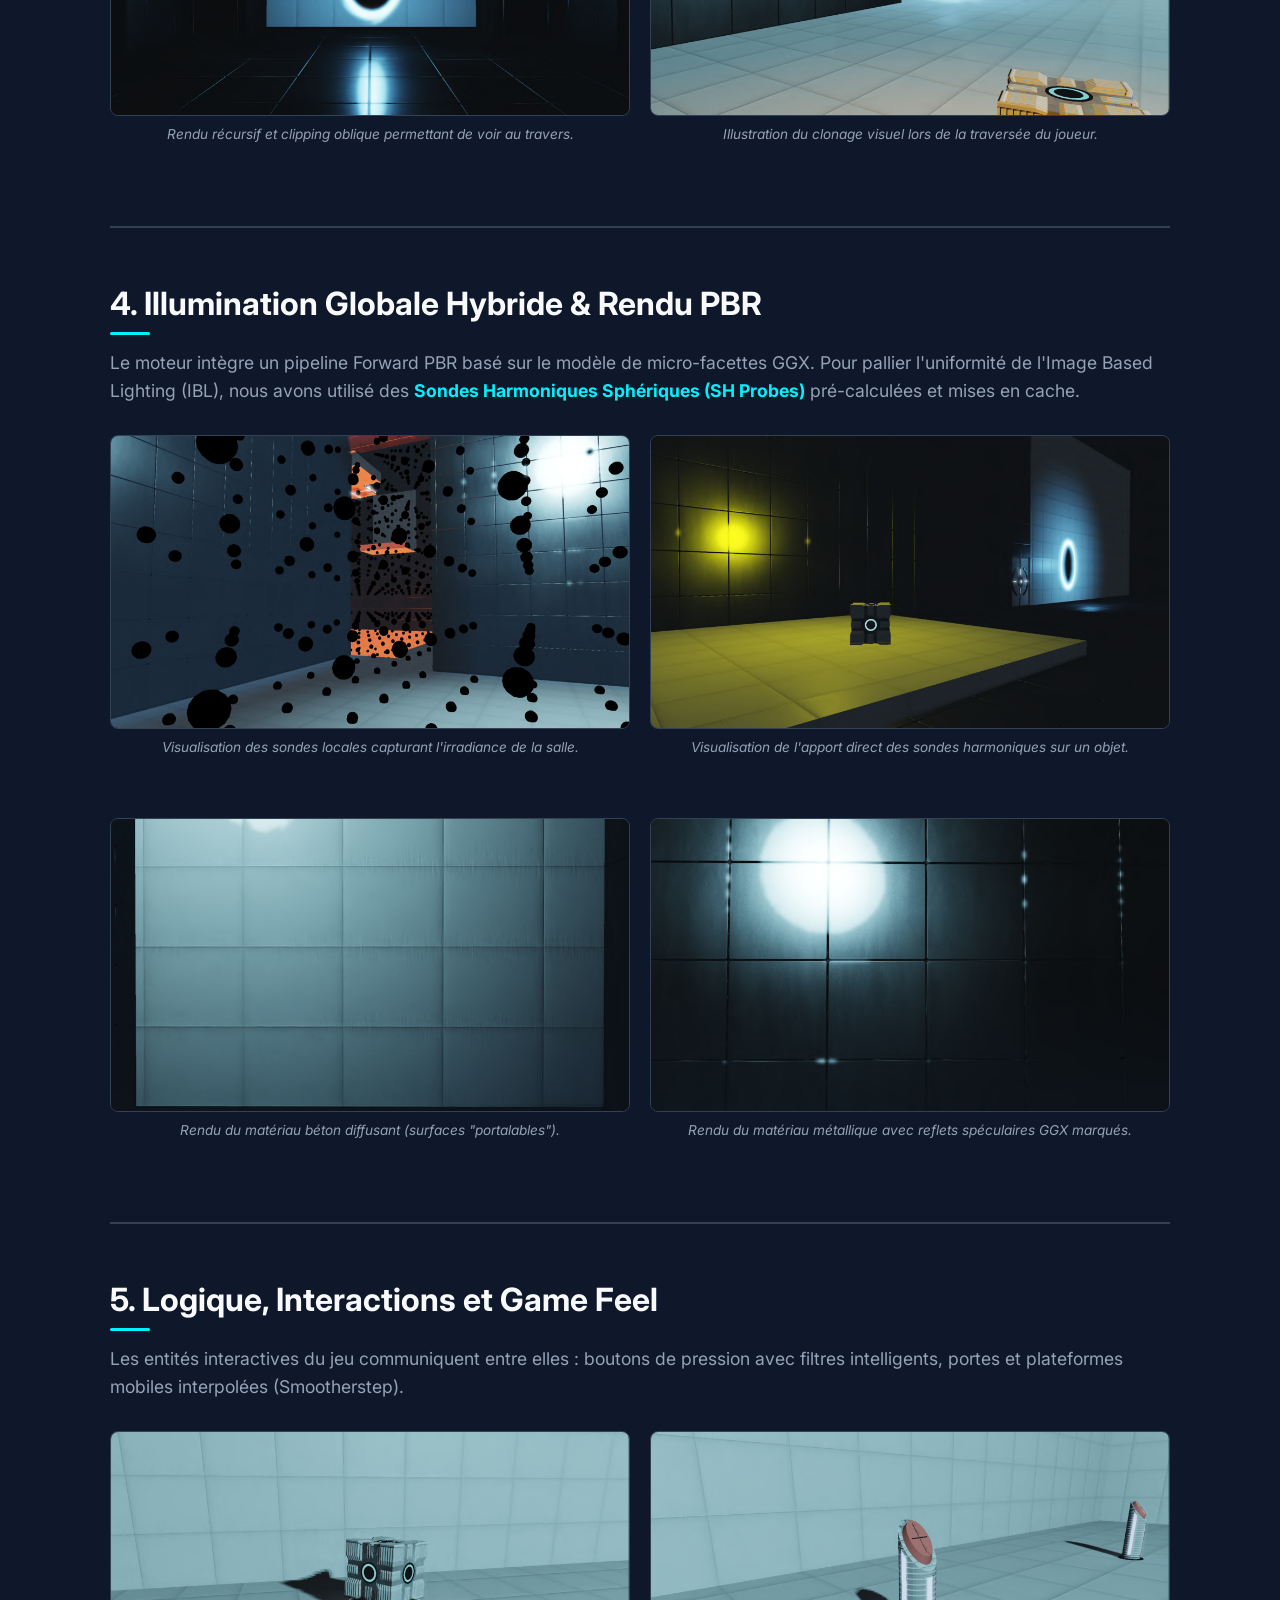
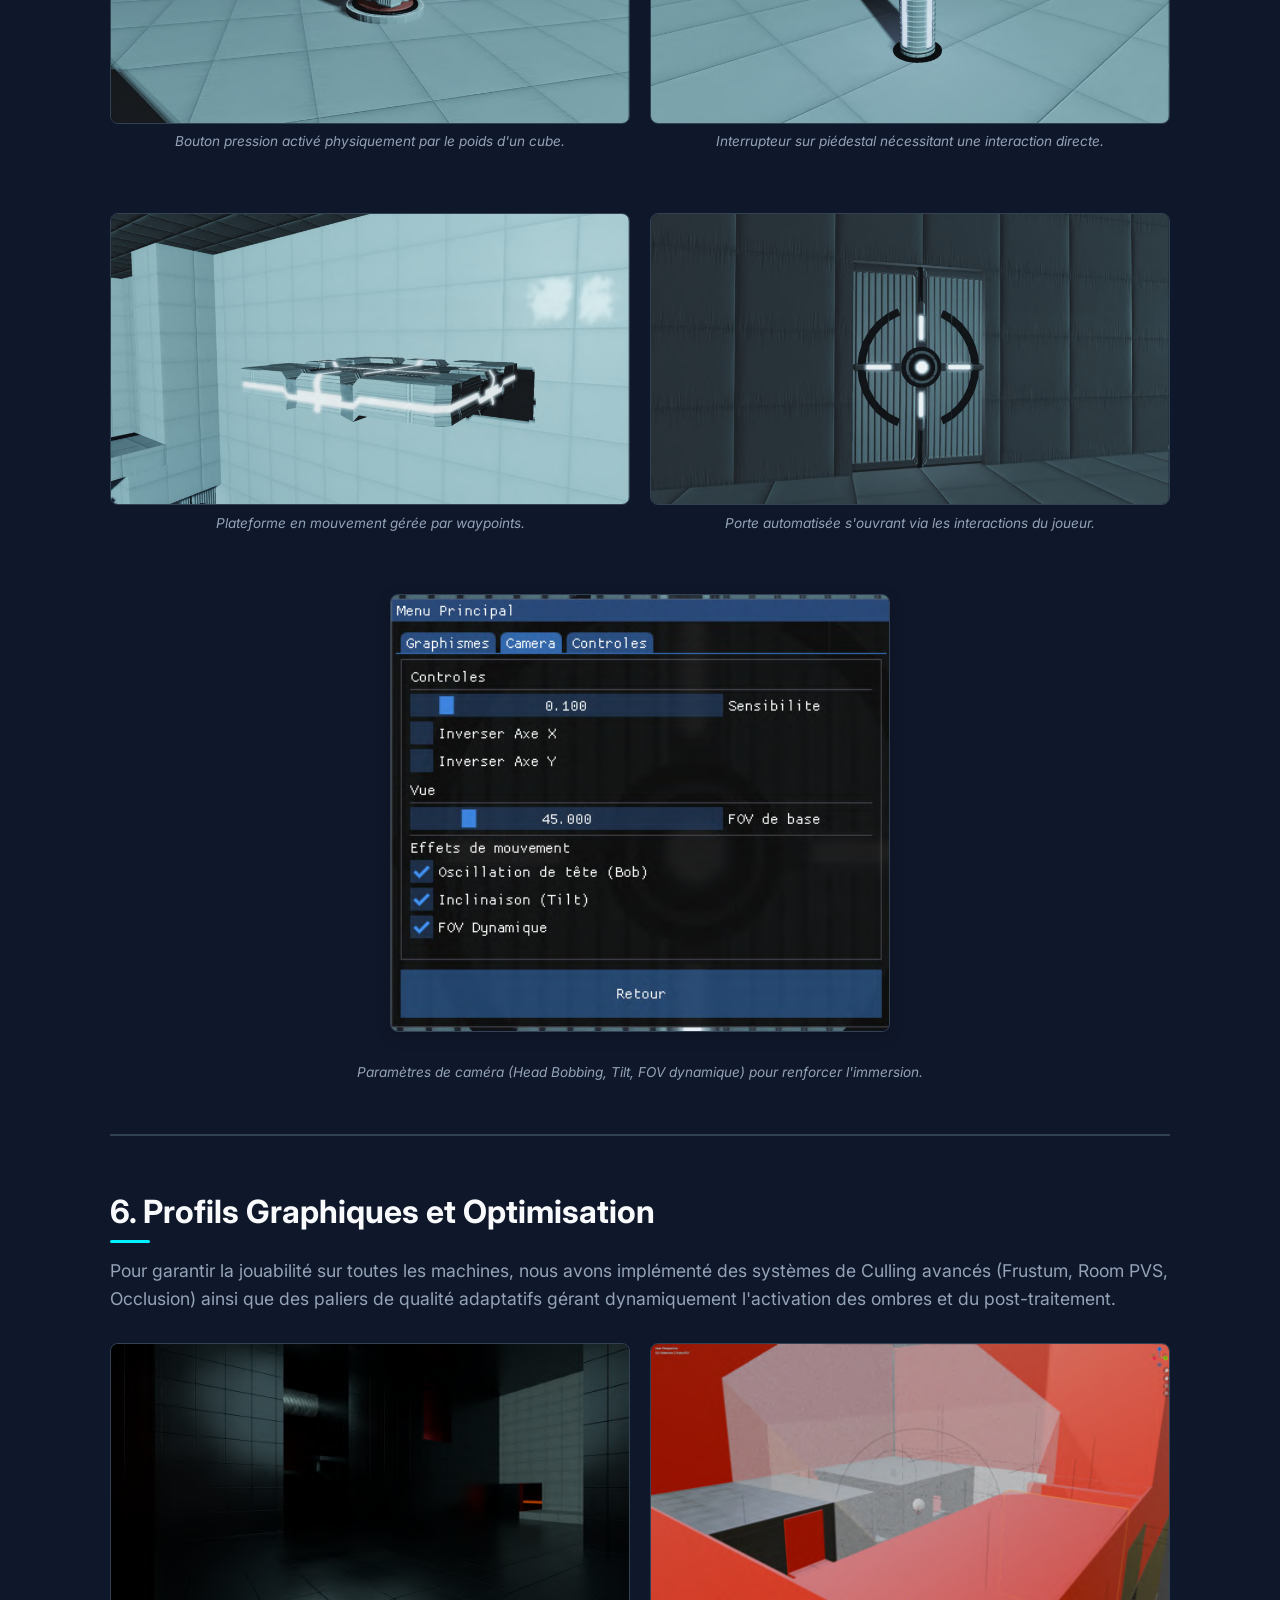
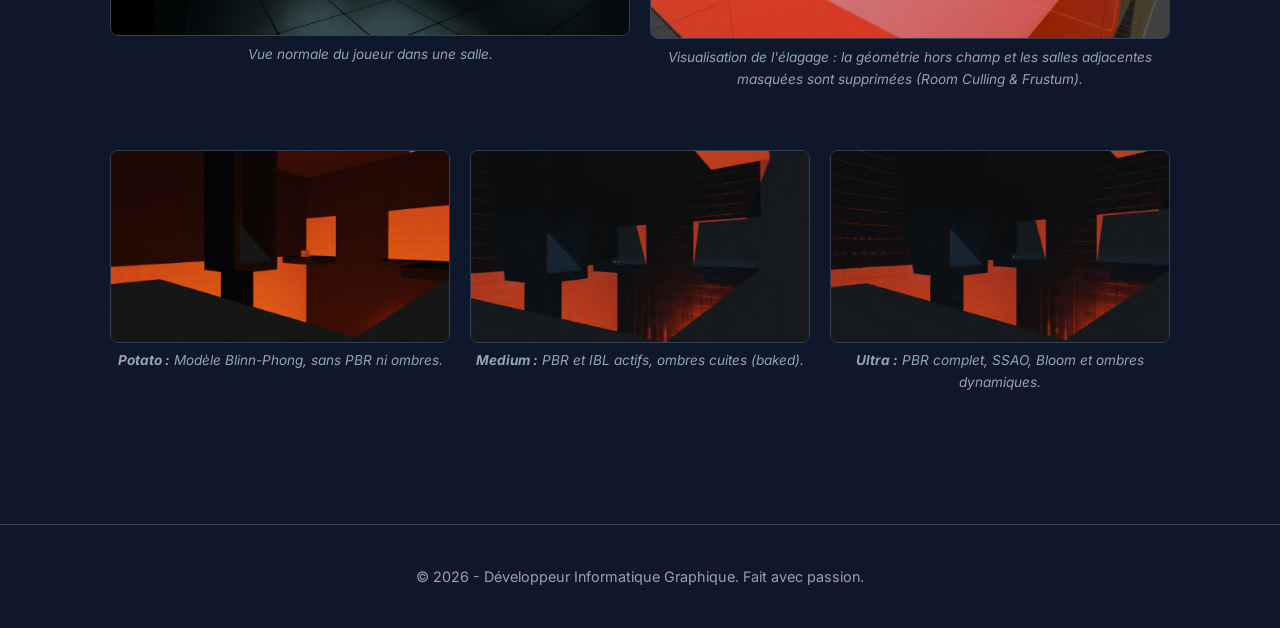
<file: projet-portal.html>
<!DOCTYPE html>
<html lang="fr">
<head>
    <meta charset="UTF-8">
    <meta name="viewport" content="width=device-width, initial-scale=1.0">
    <title>Projet Portal | Portfolio</title>
    <link rel="stylesheet" href="style.css">
    <link href="https://fonts.googleapis.com/css2?family=Inter:wght@300;400;600;700&display=swap" rel="stylesheet">
</head>
<body>

    <nav class="navbar">
        <div class="nav-container">
            <a href="index.html" class="logo">Graphic<span>Dev</span></a>
            <ul class="nav-links">
                <li><a href="index.html#projects">&larr; Retour aux projets</a></li>
            </ul>
        </div>
    </nav>

    <header class="hero" style="height: auto; padding: 120px 20px 60px 20px;">
        <div class="hero-content" style="max-width: 900px; margin: auto;">
            <p class="hero-subtitle">Moteur de Jeu Custom (C++ / OpenGL)</p>
            <h1>Moteur Portal & Génération Procédurale</h1>
            <div class="tags" style="justify-content: center; margin-top: 20px; margin-bottom: 30px;">
                <span class="tag tag-main">C++</span>
                <span class="tag tag-main">OpenGL</span>
                <span class="tag">PBR & SH Probes</span>
                <span class="tag">Physique Custom</span>
                <span class="tag">Wang Tiling</span>
            </div>
            
            <div class="about-text" style="text-align: left; margin-top: 40px;">
                <p>Ce projet visait à concevoir un moteur de jeu complet inspiré des mécaniques de Portal. L'objectif principal était de relever un triple défi : maintenir une cohérence spatiale parfaite pour des portails récursifs, implémenter un pipeline de rendu moderne (PBR), et créer un workflow robuste permettant de lier l'éditeur Blender au moteur C++.</p>
            </div>

            <div class="video-wrapper" style="width: 100%; max-width: 800px; margin: 20px auto; border-radius: 8px; overflow: hidden; border: 2px solid var(--border-color);">
                <iframe 
                    width="100%" 
                    height="450" 
                    src="https://www.youtube.com/embed/lUBMXLbSWGA?autoplay=1&mute=1&rel=0&modestbranding=1"
                    title="Démonstration projet" 
                    frameborder="0" 
                    allow="accelerometer; autoplay; clipboard-write; encrypted-media; gyroscope; picture-in-picture" 
                    allowfullscreen>
                </iframe>
            </div>
        </div>
    </header>

    <section class="section">
        <div class="container">
            
            <h2 class="section-title">1. Workflow Blender & Génération Procédurale</h2>
            <div class="about-text">
                <p>Dans notre pipeline, Blender dépasse son rôle d'outil de modélisation pour devenir un véritable éditeur de niveau. Le moteur parse les fichiers glTF et utilise les métadonnées (Custom Properties) pour instancier dynamiquement la logique C++ (lumières, points d'apparition, surfaces "portalables").</p>
            </div>

            <div class="image-grid">
                <div>
                    <img src="images/portal/custom_properties_Blender.png" alt="Éditeur Blender avec Custom Properties">
                    <p class="figure-caption">Vue de la salle et des Custom Properties depuis l'éditeur Blender.</p>
                </div>
                <div>
                    <img src="images/portal/Rendu_Salle_Interactif_Ex_Blender.png" alt="Rendu en jeu">
                    <p class="figure-caption">Rendu final et interactif de cette même salle dans le moteur.</p>
                </div>
            </div>

            <hr style="border: 1px solid var(--border-color); margin: 50px 0;">

            <h2 class="section-title">2. Moteur Physique "From Scratch" & CCD</h2>
            <div class="about-text">
                <p>Pour assurer une compatibilité parfaite avec les portails, la physique a été développée intégralement en interne avec un solveur d'impulsions et une stabilisation de Baumgarte.</p>
                <ul>
                    <li><strong>Détection Continue des Collisions (CCD) :</strong> Évite l'effet de tunneling pour les objets traversant les portails à grande vitesse.</li>
                    <li><strong>Optimisation CPU (Sleeping System) :</strong> Le moteur désactive les calculs physiques des objets inactifs.</li>
                </ul>
            </div>

            <div class="image-grid">
                <div>
                    <img src="images/portal/Cube_SleepingSystem.png" alt="Cube au repos (Sleeping System)">
                    <p class="figure-caption">Cube au repos : le système de "sleeping" désactive ses calculs physiques.</p>
                </div>
                <div>
                    <img src="images/portal/Cube_Activ_By_Player_Solveur_Impulsion.png" alt="Cube en mouvement">
                    <p class="figure-caption">Réveil de l'objet suite à l'action du solveur d'impulsions.</p>
                </div>
            </div>

            <div class="image-grid">
                <div>
                    <img src="images/portal/OBB_Visualisation.png" alt="Visualisation OBB">
                    <p class="figure-caption">OBB épousant parfaitement la rotation du cube sur un plan incliné.</p>
                </div>
                <div>
                    <img src="images/portal/Primitive_Collision_Statique_Mur_Plan_Incliné.png" alt="Primitives statiques">
                    <p class="figure-caption">Primitives de collisions statiques et plans infinis gérés par le moteur.</p>
                </div>
            </div>

            <hr style="border: 1px solid var(--border-color); margin: 50px 0;">

            <h2 class="section-title">3. La Mécanique des Portails (Seamless)</h2>
            <div class="about-text">
                <p>Créer l'illusion d'un espace continu a nécessité une synchronisation visuelle et physique complexe :</p>
                <ul>
                    <li><strong>Stencil Buffer & Clipping Oblique :</strong> Utilisation d'une matrice de projection oblique pour aligner le plan de coupe de la caméra virtuelle avec le portail.</li>
                    <li><strong>Clonage Visuel :</strong> Lorsqu'une entité traverse un portail, le moteur génère dynamiquement un "clone" à la sortie pour une transition parfaite.</li>
                </ul>
            </div>

            <div class="image-grid">
                <div>
                    <img src="images/portal/Portail_Rendu_Recusif_proj_Oblique.png" alt="Rendu récursif">
                    <p class="figure-caption">Rendu récursif et clipping oblique permettant de voir au travers.</p>
                </div>
                <div>
                    <img src="images/portal/Illustration_clone_visuel_traversé.png" alt="Clonage visuel">
                    <p class="figure-caption">Illustration du clonage visuel lors de la traversée du joueur.</p>
                </div>
            </div>

            <hr style="border: 1px solid var(--border-color); margin: 50px 0;">

            <h2 class="section-title">4. Illumination Globale Hybride & Rendu PBR</h2>
            <div class="about-text">
                <p>Le moteur intègre un pipeline Forward PBR basé sur le modèle de micro-facettes GGX. Pour pallier l'uniformité de l'Image Based Lighting (IBL), nous avons utilisé des <strong>Sondes Harmoniques Sphériques (SH Probes)</strong> pré-calculées et mises en cache.</p>
            </div>

            <div class="image-grid">
                <div>
                    <img src="images/portal/Visualisation_SH_PROBE.png" alt="Sondes harmoniques">
                    <p class="figure-caption">Visualisation des sondes locales capturant l'irradiance de la salle.</p>
                </div>
                <div>
                    <img src="images/portal/Visualisation_Onde_Harmonique_Sur_Cube.png" alt="Onde harmonique sur cube">
                    <p class="figure-caption">Visualisation de l'apport direct des sondes harmoniques sur un objet.</p>
                </div>
            </div>

            <div class="image-grid">
                <div>
                    <img src="images/portal/Rendu_Beton_Diffusant.png" alt="Béton diffusant">
                    <p class="figure-caption">Rendu du matériau béton diffusant (surfaces "portalables").</p>
                </div>
                <div>
                    <img src="images/portal/Rendu_Metalique_GGX.png" alt="Métal GGX">
                    <p class="figure-caption">Rendu du matériau métallique avec reflets spéculaires GGX marqués.</p>
                </div>
            </div>

            <hr style="border: 1px solid var(--border-color); margin: 50px 0;">

            <h2 class="section-title">5. Logique, Interactions et Game Feel</h2>
            <div class="about-text">
                <p>Les entités interactives du jeu communiquent entre elles : boutons de pression avec filtres intelligents, portes et plateformes mobiles interpolées (Smootherstep).</p>
            </div>

            <div class="image-grid">
                <div>
                    <img src="images/portal/Bouton_Pression_activé_par_cube.png" alt="Bouton pression">
                    <p class="figure-caption">Bouton pression activé physiquement par le poids d'un cube.</p>
                </div>
                <div>
                    <img src="images/portal/interupteur_manuelle.png" alt="Interrupteur manuel">
                    <p class="figure-caption">Interrupteur sur piédestal nécessitant une interaction directe.</p>
                </div>
            </div>

            <div class="image-grid">
                <div>
                    <img src="images/portal/Plateforme_mouvement.png" alt="Plateforme">
                    <p class="figure-caption">Plateforme en mouvement gérée par waypoints.</p>
                </div>
                <div>
                    <img src="images/portal/Porte.png" alt="Porte">
                    <p class="figure-caption">Porte automatisée s'ouvrant via les interactions du joueur.</p>
                </div>
            </div>

            <img src="images/portal/Panneau_Reglage_cam.png" alt="Menu des réglages de la caméra" class="article-image" style="max-width: 500px; display: block; margin: 30px auto;">
            <p class="figure-caption">Paramètres de caméra (Head Bobbing, Tilt, FOV dynamique) pour renforcer l'immersion.</p>

            <hr style="border: 1px solid var(--border-color); margin: 50px 0;">

            <h2 class="section-title">6. Profils Graphiques et Optimisation</h2>
            <div class="about-text">
                <p>Pour garantir la jouabilité sur toutes les machines, nous avons implémenté des systèmes de Culling avancés (Frustum, Room PVS, Occlusion) ainsi que des paliers de qualité adaptatifs gérant dynamiquement l'activation des ombres et du post-traitement.</p>
            </div>

            <div class="image-grid">
                <div>
                    <img src="images/portal/Vue_Normal_Joueur.png" alt="Vue normale du joueur">
                    <p class="figure-caption">Vue normale du joueur dans une salle.</p>
                </div>
                <div>
                    <img src="images/portal/Vue_montrant_elagage_Joueur.png" alt="Vue montrant l'élagage (culling)">
                    <p class="figure-caption">Visualisation de l'élagage : la géométrie hors champ et les salles adjacentes masquées sont supprimées (Room Culling & Frustum).</p>
                </div>
            </div>

            <div style="display: grid; grid-template-columns: repeat(auto-fit, minmax(250px, 1fr)); gap: 20px; margin-top: 30px;">
                <div>
                    <img src="images/portal/Mode_patato_Blin_Phong.png" alt="Mode Potato" style="width:100%; border-radius:8px; border: 1px solid var(--border-color);">
                    <p class="figure-caption"><strong>Potato :</strong> Modèle Blinn-Phong, sans PBR ni ombres.</p>
                </div>
                <div>
                    <img src="images/portal/Medium_PBR_IBR_Ombre_statique_Bake.png" alt="Mode Medium" style="width:100%; border-radius:8px; border: 1px solid var(--border-color);">
                    <p class="figure-caption"><strong>Medium :</strong> PBR et IBL actifs, ombres cuites (baked).</p>
                </div>
                <div>
                    <img src="images/portal/Ultra_PBR_SSAO_Bloom_Ombre_dynamique.png" alt="Mode Ultra" style="width:100%; border-radius:8px; border: 1px solid var(--border-color);">
                    <p class="figure-caption"><strong>Ultra :</strong> PBR complet, SSAO, Bloom et ombres dynamiques.</p>
                </div>
            </div>

        </div>
    </section>

    <footer class="footer">
        <p>&copy; 2026 - Développeur Informatique Graphique. Fait avec passion.</p>
    </footer>

</body>
</html>
</file>
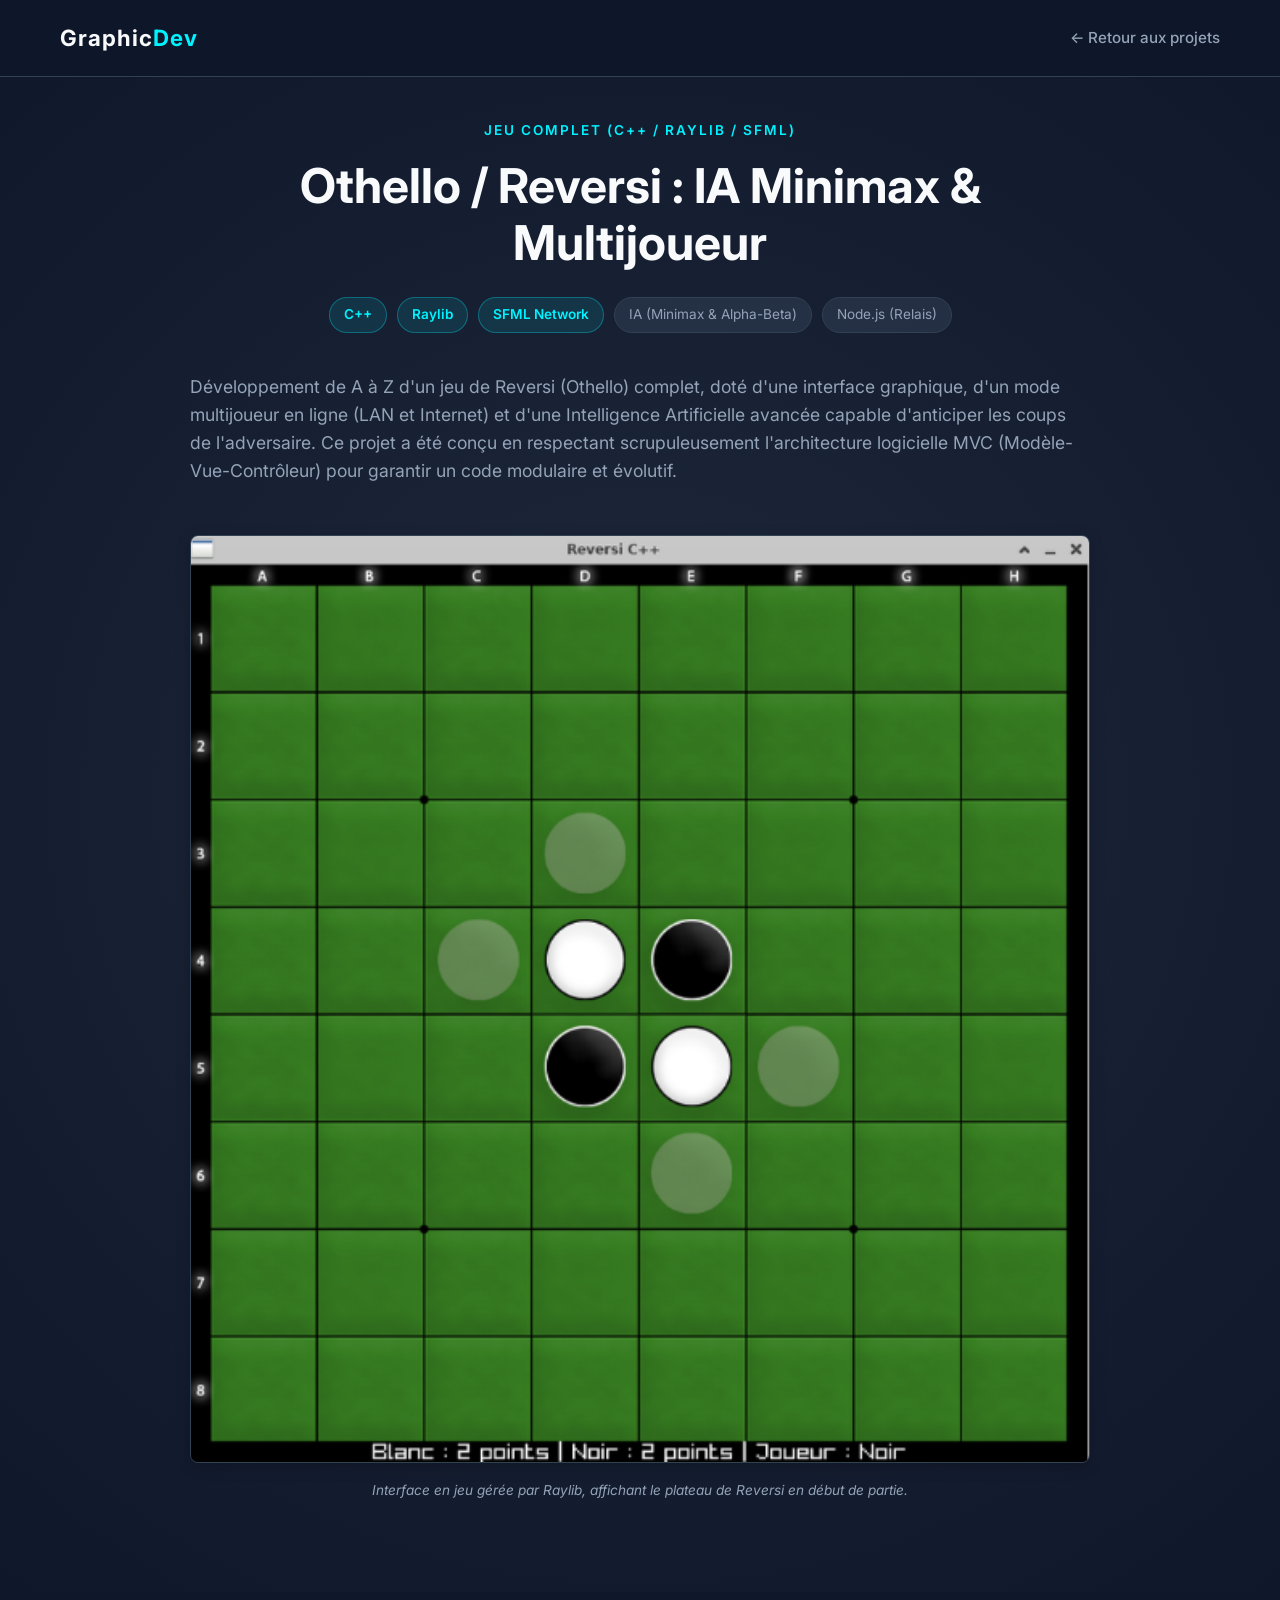
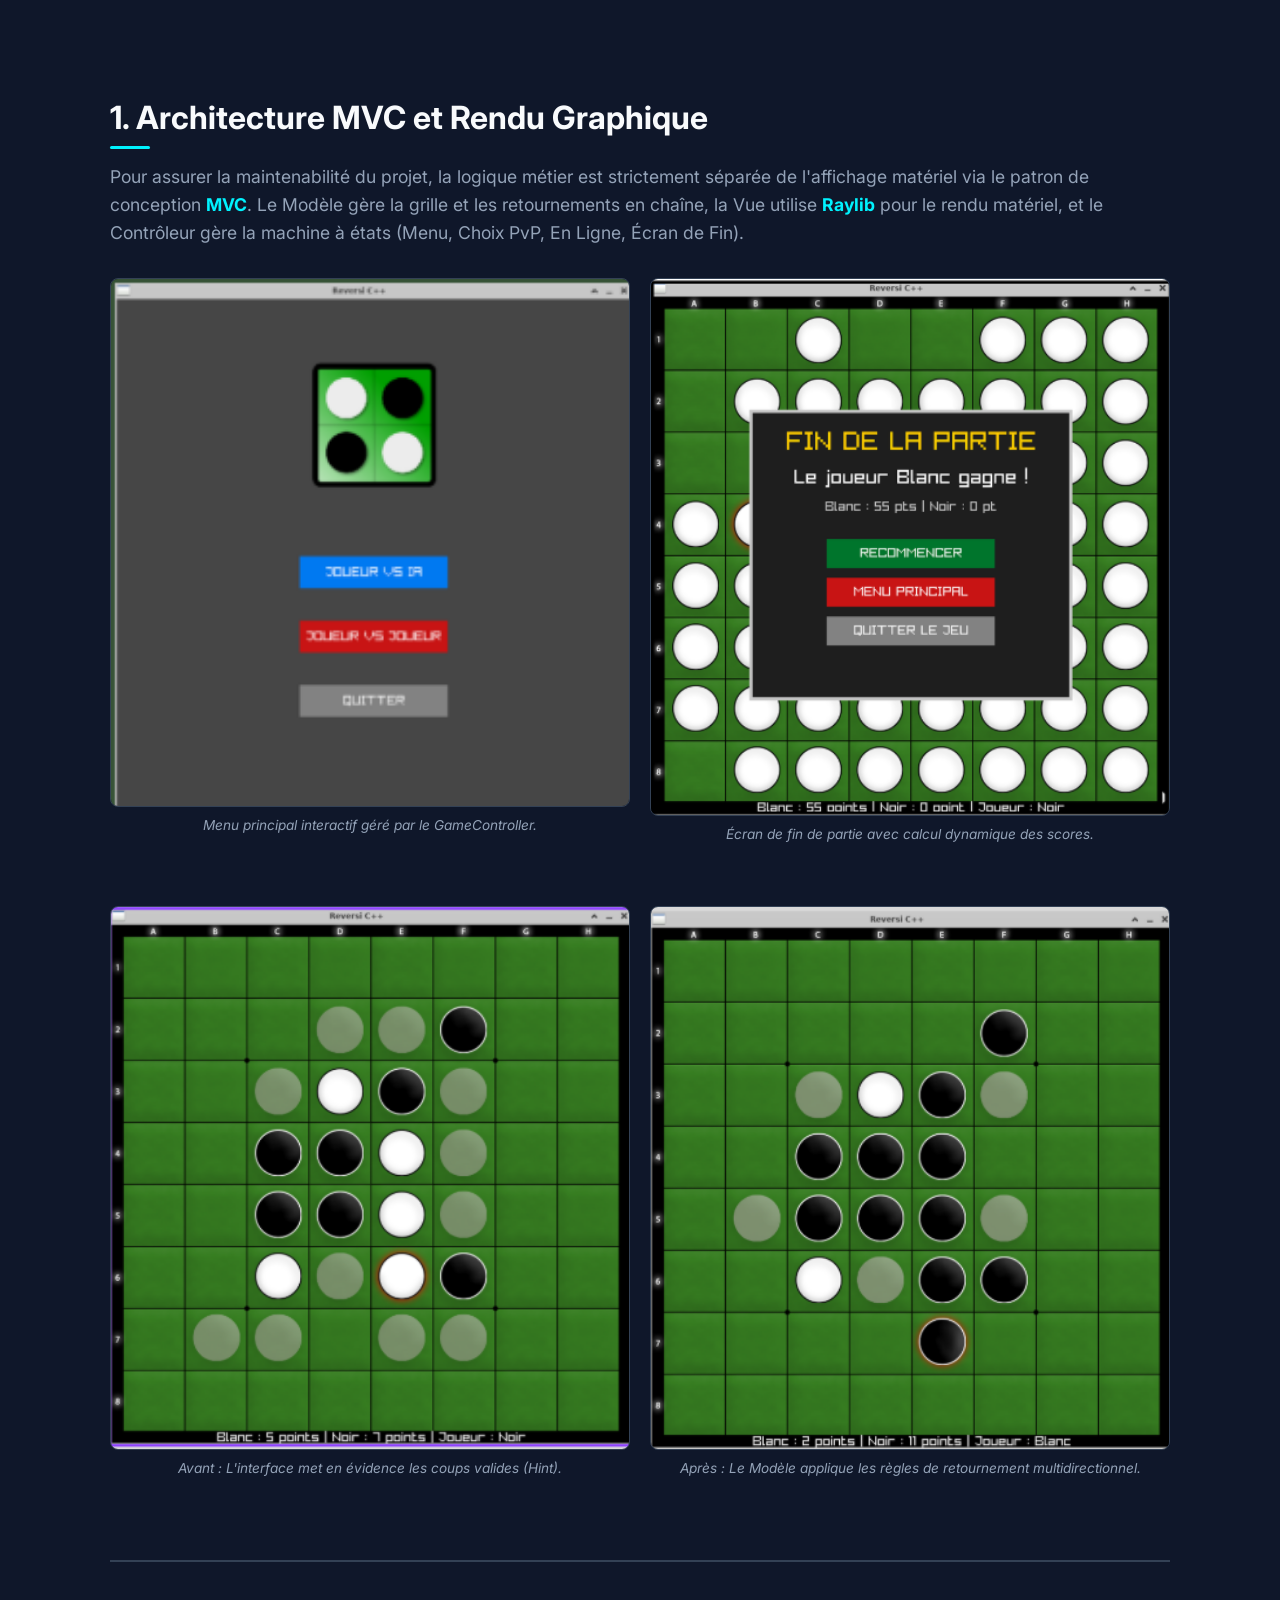
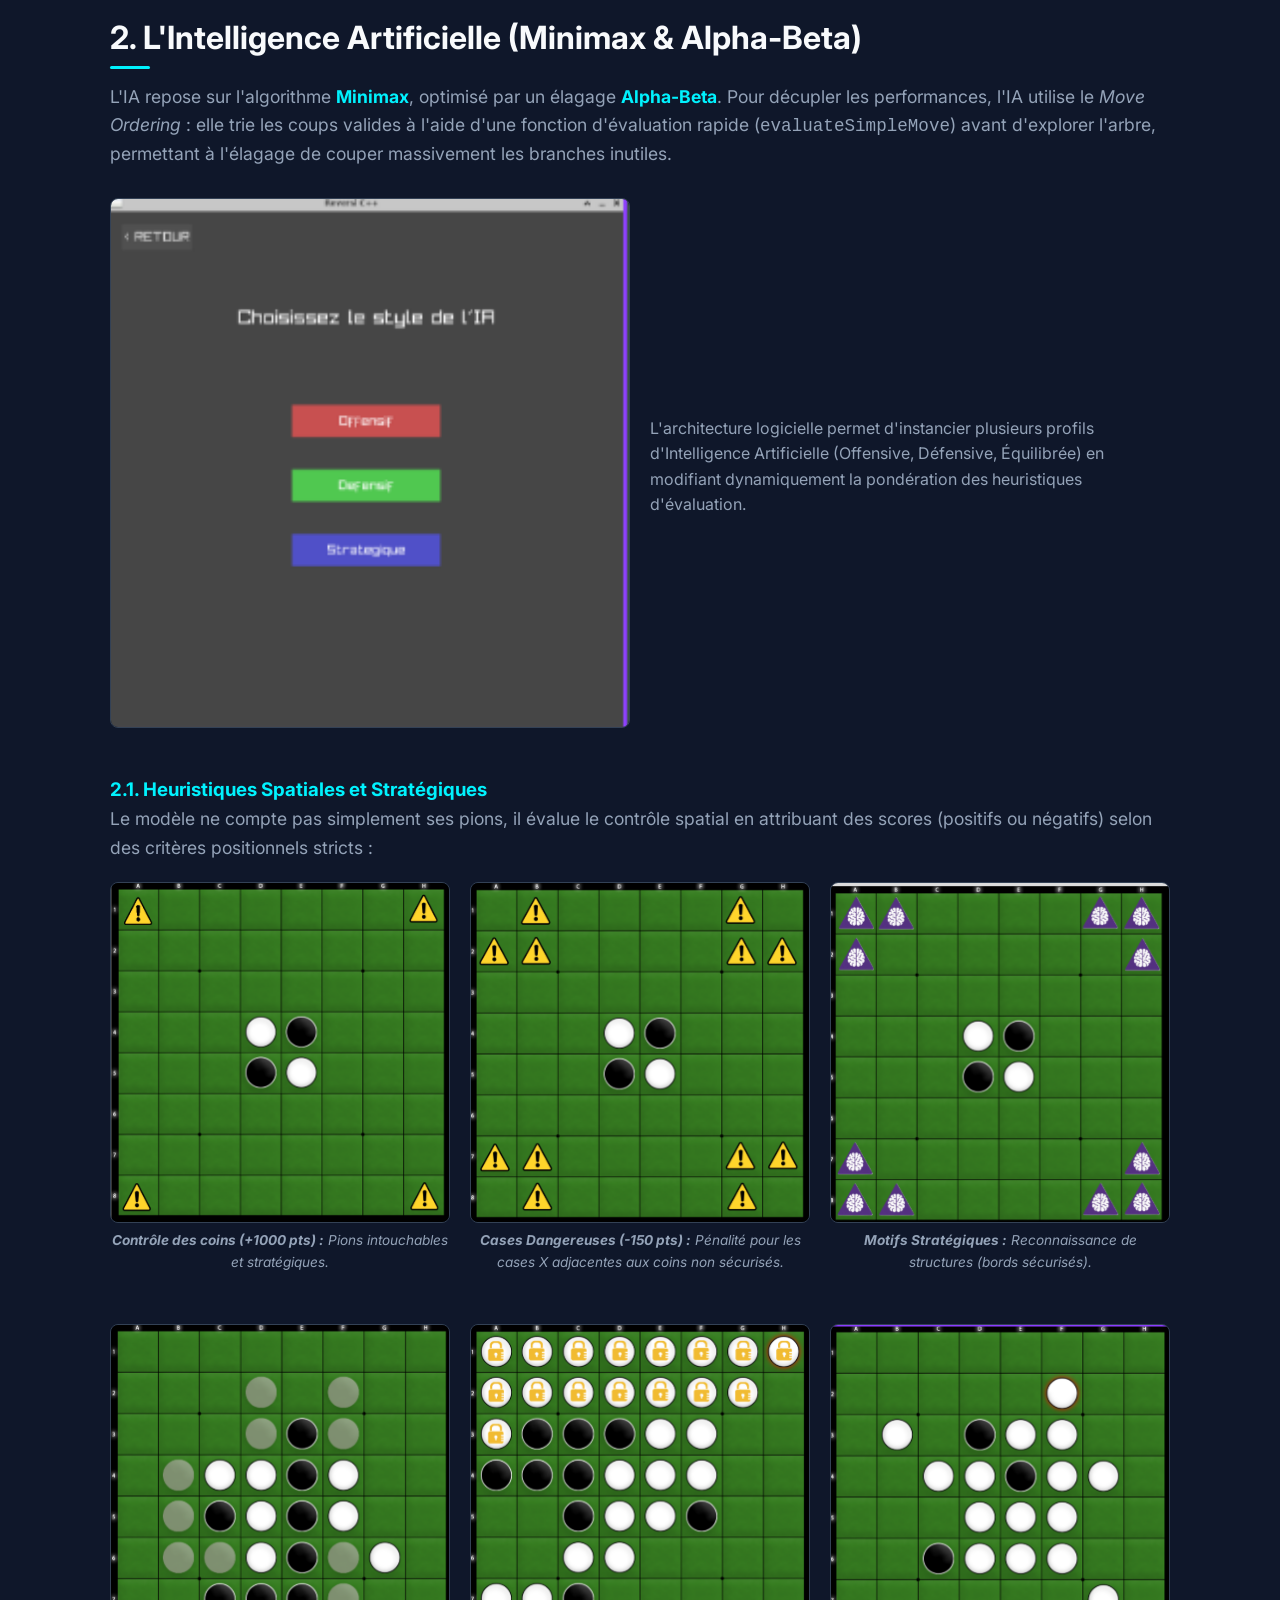
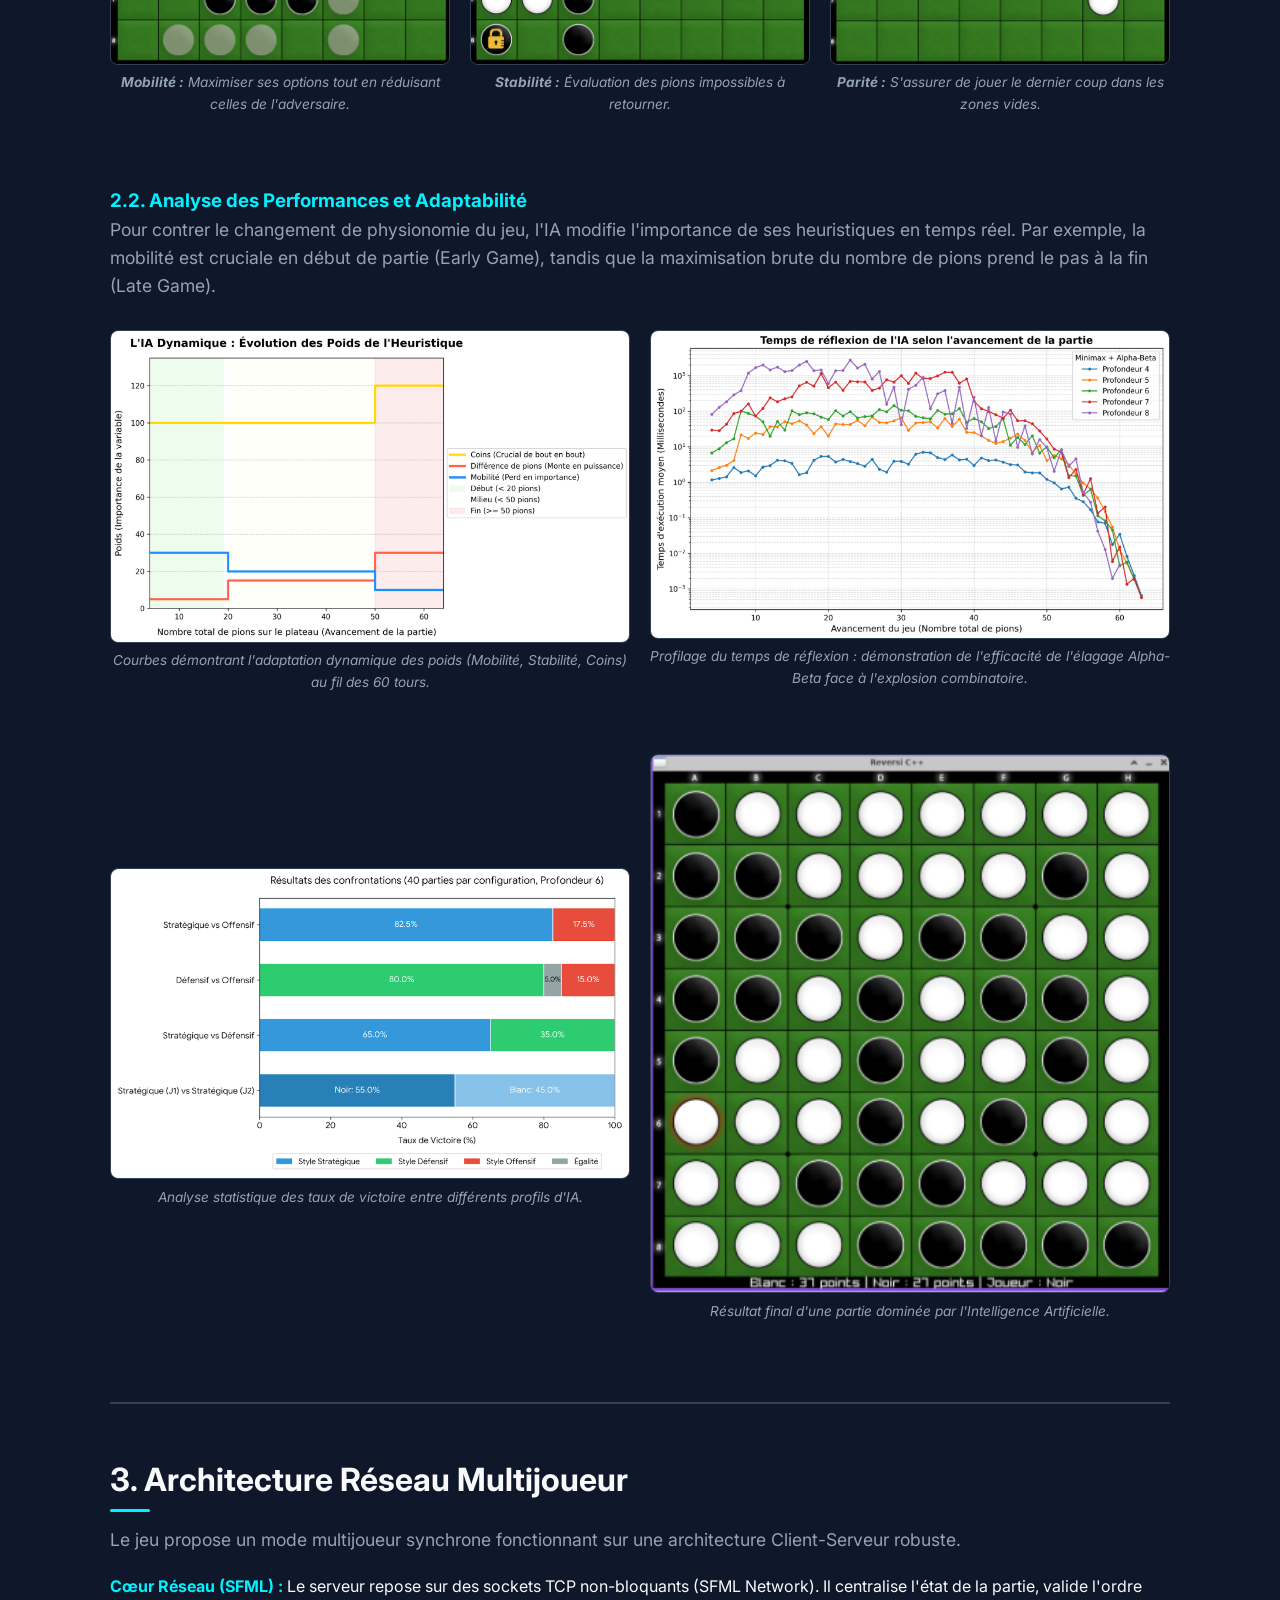
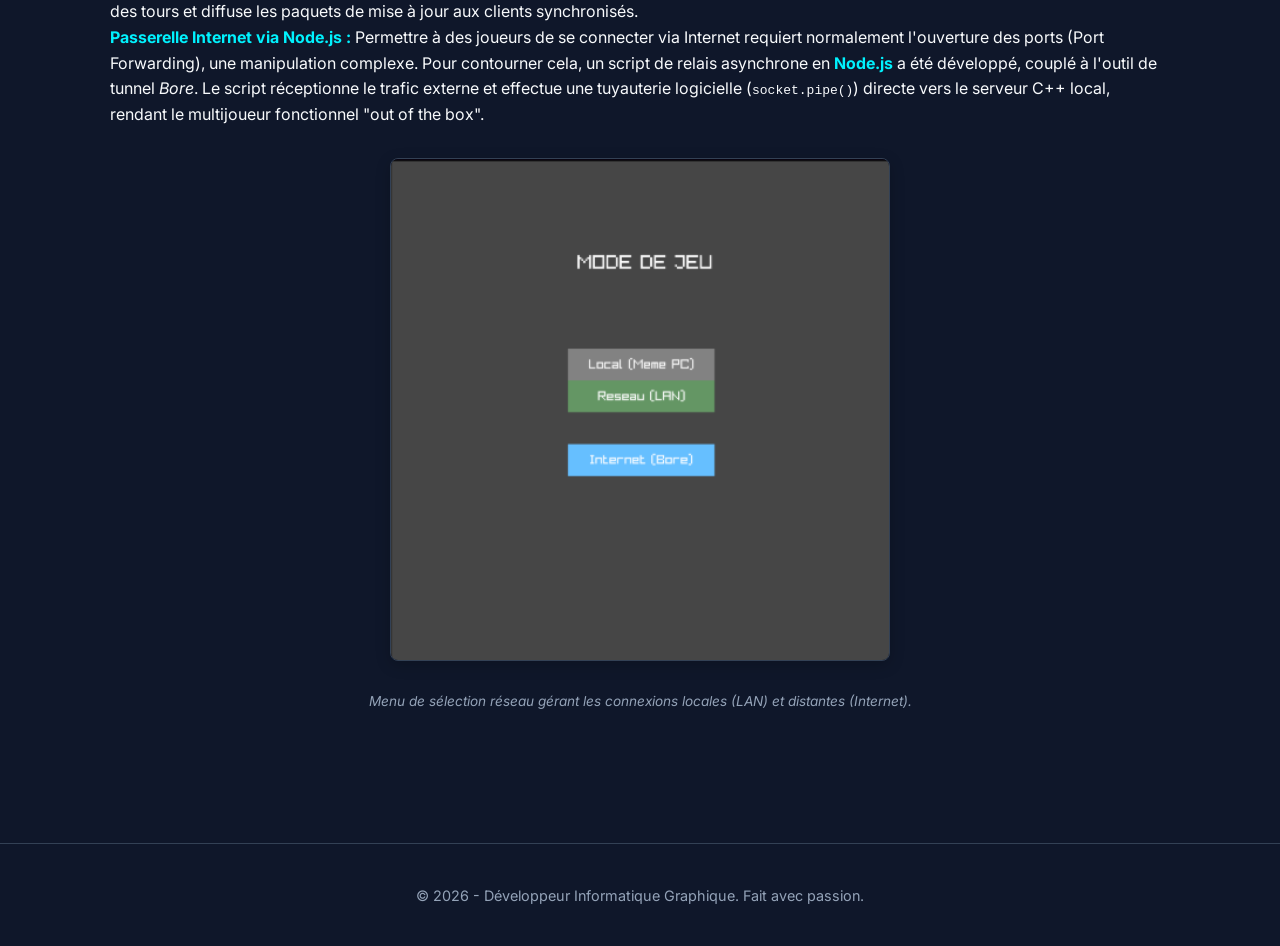
<file: projet-reversi.html>
<!DOCTYPE html>
<html lang="fr">
<head>
    <meta charset="UTF-8">
    <meta name="viewport" content="width=device-width, initial-scale=1.0">
    <title>IA Reversi & Réseau | Portfolio</title>
    <link rel="stylesheet" href="style.css">
    <link href="https://fonts.googleapis.com/css2?family=Inter:wght@300;400;600;700&display=swap" rel="stylesheet">
</head>
<body>

    <nav class="navbar">
        <div class="nav-container">
            <a href="index.html" class="logo">Graphic<span>Dev</span></a>
            <ul class="nav-links">
                <li><a href="index.html#projects">&larr; Retour aux projets</a></li>
            </ul>
        </div>
    </nav>

    <header class="hero" style="height: auto; padding: 120px 20px 60px 20px;">
        <div class="hero-content" style="max-width: 900px; margin: auto;">
            <p class="hero-subtitle">Jeu complet (C++ / Raylib / SFML)</p>
            <h1>Othello / Reversi : IA Minimax & Multijoueur</h1>
            <div class="tags" style="justify-content: center; margin-top: 20px; margin-bottom: 30px;">
                <span class="tag tag-main">C++</span>
                <span class="tag tag-main">Raylib</span>
                <span class="tag tag-main">SFML Network</span>
                <span class="tag">IA (Minimax & Alpha-Beta)</span>
                <span class="tag">Node.js (Relais)</span>
            </div>
            
            <div class="about-text" style="text-align: left; margin-top: 40px;">
                <p>Développement de A à Z d'un jeu de Reversi (Othello) complet, doté d'une interface graphique, d'un mode multijoueur en ligne (LAN et Internet) et d'une Intelligence Artificielle avancée capable d'anticiper les coups de l'adversaire. Ce projet a été conçu en respectant scrupuleusement l'architecture logicielle MVC (Modèle-Vue-Contrôleur) pour garantir un code modulaire et évolutif.</p>
            </div>

            <img src="images/reversi/plateau_debut_partie.png" alt="Aperçu du plateau de Reversi" class="article-image">
            <p class="figure-caption">Interface en jeu gérée par Raylib, affichant le plateau de Reversi en début de partie.</p>
        </div>
    </header>

    <section class="section">
        <div class="container">
            
            <h2 class="section-title">1. Architecture MVC et Rendu Graphique</h2>
            <div class="about-text">
                <p>Pour assurer la maintenabilité du projet, la logique métier est strictement séparée de l'affichage matériel via le patron de conception <strong>MVC</strong>. Le Modèle gère la grille et les retournements en chaîne, la Vue utilise <strong>Raylib</strong> pour le rendu matériel, et le Contrôleur gère la machine à états (Menu, Choix PvP, En Ligne, Écran de Fin).</p>
            </div>

            <div class="image-grid">
                <div>
                    <img src="images/reversi/menu_principale_jeu.png" alt="Menu principal">
                    <p class="figure-caption">Menu principal interactif géré par le GameController.</p>
                </div>
                <div>
                    <img src="images/reversi/Page_fin_de_partie.png" alt="Écran de fin de partie">
                    <p class="figure-caption">Écran de fin de partie avec calcul dynamique des scores.</p>
                </div>
            </div>

            <div class="image-grid">
                <div>
                    <img src="images/reversi/exemple_coup_avant.png" alt="Avant un coup">
                    <p class="figure-caption">Avant : L'interface met en évidence les coups valides (Hint).</p>
                </div>
                <div>
                    <img src="images/reversi/exemple_coup_apres.png" alt="Après un coup">
                    <p class="figure-caption">Après : Le Modèle applique les règles de retournement multidirectionnel.</p>
                </div>
            </div>

            <hr style="border: 1px solid var(--border-color); margin: 50px 0;">

            <h2 class="section-title">2. L'Intelligence Artificielle (Minimax & Alpha-Beta)</h2>
            <div class="about-text">
                <p>L'IA repose sur l'algorithme <strong>Minimax</strong>, optimisé par un élagage <strong>Alpha-Beta</strong>. Pour décupler les performances, l'IA utilise le <em>Move Ordering</em> : elle trie les coups valides à l'aide d'une fonction d'évaluation rapide (<code>evaluateSimpleMove</code>) avant d'explorer l'arbre, permettant à l'élagage de couper massivement les branches inutiles.</p>
            </div>

            <div class="image-grid" style="align-items: center;">
                <div>
                    <img src="images/reversi/mode_IA.png" alt="Sélection du style de l'IA">
                </div>
                <div>
                    <p style="color: var(--text-muted); font-size: 1rem;">L'architecture logicielle permet d'instancier plusieurs profils d'Intelligence Artificielle (Offensive, Défensive, Équilibrée) en modifiant dynamiquement la pondération des heuristiques d'évaluation.</p>
                </div>
            </div>

            <h3 style="margin-top: 40px; color: var(--accent-color);">2.1. Heuristiques Spatiales et Stratégiques</h3>
            <div class="about-text">
                <p>Le modèle ne compte pas simplement ses pions, il évalue le contrôle spatial en attribuant des scores (positifs ou négatifs) selon des critères positionnels stricts :</p>
            </div>

            <div style="display: grid; grid-template-columns: repeat(auto-fit, minmax(300px, 1fr)); gap: 20px; margin-top: 20px;">
                <div>
                    <img src="images/reversi/controle_des_coins.png" alt="Contrôle des coins" style="width:100%; border-radius:8px; border: 1px solid var(--border-color);">
                    <p class="figure-caption"><strong>Contrôle des coins (+1000 pts) :</strong> Pions intouchables et stratégiques.</p>
                </div>
                <div>
                    <img src="images/reversi/case_dangereuses.png" alt="Cases dangereuses" style="width:100%; border-radius:8px; border: 1px solid var(--border-color);">
                    <p class="figure-caption"><strong>Cases Dangereuses (-150 pts) :</strong> Pénalité pour les cases X adjacentes aux coins non sécurisés.</p>
                </div>
                <div>
                    <img src="images/reversi/motif_strategique.png" alt="Motif stratégique" style="width:100%; border-radius:8px; border: 1px solid var(--border-color);">
                    <p class="figure-caption"><strong>Motifs Stratégiques :</strong> Reconnaissance de structures (bords sécurisés).</p>
                </div>
            </div>

            <div style="display: grid; grid-template-columns: repeat(auto-fit, minmax(300px, 1fr)); gap: 20px; margin-top: 20px;">
                <div>
                    <img src="images/reversi/critère_mobililté.png" alt="Critère de mobilité" style="width:100%; border-radius:8px; border: 1px solid var(--border-color);">
                    <p class="figure-caption"><strong>Mobilité :</strong> Maximiser ses options tout en réduisant celles de l'adversaire.</p>
                </div>
                <div>
                    <img src="images/reversi/critère_stabilitiés.png" alt="Critère de stabilité" style="width:100%; border-radius:8px; border: 1px solid var(--border-color);">
                    <p class="figure-caption"><strong>Stabilité :</strong> Évaluation des pions impossibles à retourner.</p>
                </div>
                <div>
                    <img src="images/reversi/critère_parité.png" alt="Critère de parité" style="width:100%; border-radius:8px; border: 1px solid var(--border-color);">
                    <p class="figure-caption"><strong>Parité :</strong> S'assurer de jouer le dernier coup dans les zones vides.</p>
                </div>
            </div>

            <h3 style="margin-top: 40px; color: var(--accent-color);">2.2. Analyse des Performances et Adaptabilité</h3>
            <div class="about-text">
                <p>Pour contrer le changement de physionomie du jeu, l'IA modifie l'importance de ses heuristiques en temps réel. Par exemple, la mobilité est cruciale en début de partie (Early Game), tandis que la maximisation brute du nombre de pions prend le pas à la fin (Late Game).</p>
            </div>

            <div class="image-grid">
                <div>
                    <img src="images/reversi/evolution_poids_heristiques_IA.png" alt="Évolution des poids heuristiques">
                    <p class="figure-caption">Courbes démontrant l'adaptation dynamique des poids (Mobilité, Stabilité, Coins) au fil des 60 tours.</p>
                </div>
                <div>
                    <img src="images/reversi/temps_reflexion_ia_au_cours_partie.png" alt="Temps de réflexion IA">
                    <p class="figure-caption">Profilage du temps de réflexion : démonstration de l'efficacité de l'élagage Alpha-Beta face à l'explosion combinatoire.</p>
                </div>
            </div>

            <div class="image-grid" style="align-items: center;">
                <div>
                    <img src="images/reversi/resultat_confrontation_ia.png" alt="Résultats des confrontations">
                    <p class="figure-caption">Analyse statistique des taux de victoire entre différents profils d'IA.</p>
                </div>
                <div>
                    <img src="images/reversi/image_plateau_fin_de_partie.png" alt="Plateau rempli en fin de partie">
                    <p class="figure-caption">Résultat final d'une partie dominée par l'Intelligence Artificielle.</p>
                </div>
            </div>

            <hr style="border: 1px solid var(--border-color); margin: 50px 0;">

            <h2 class="section-title">3. Architecture Réseau Multijoueur</h2>
            <div class="about-text">
                <p>Le jeu propose un mode multijoueur synchrone fonctionnant sur une architecture Client-Serveur robuste.</p>
                <ul>
                    <li><strong>Cœur Réseau (SFML) :</strong> Le serveur repose sur des sockets TCP non-bloquants (SFML Network). Il centralise l'état de la partie, valide l'ordre des tours et diffuse les paquets de mise à jour aux clients synchronisés.</li>
                    <li><strong>Passerelle Internet via Node.js :</strong> Permettre à des joueurs de se connecter via Internet requiert normalement l'ouverture des ports (Port Forwarding), une manipulation complexe. Pour contourner cela, un script de relais asynchrone en <strong>Node.js</strong> a été développé, couplé à l'outil de tunnel <em>Bore</em>. Le script réceptionne le trafic externe et effectue une tuyauterie logicielle (<code>socket.pipe()</code>) directe vers le serveur C++ local, rendant le multijoueur fonctionnel "out of the box".</li>
                </ul>
            </div>

            <img src="images/reversi/Mode_multi.png" alt="Menu Multijoueur" class="article-image" style="max-width: 500px; display: block; margin: 30px auto;">
            <p class="figure-caption">Menu de sélection réseau gérant les connexions locales (LAN) et distantes (Internet).</p>

        </div>
    </section>

    <footer class="footer">
        <p>&copy; 2026 - Développeur Informatique Graphique. Fait avec passion.</p>
    </footer>

</body>
</html>
</file>
<file: style.css>
/* Réinitialisation de base */
*, *::before, *::after {
    box-sizing: border-box;
    margin: 0;
    padding: 0;
}

:root {
    --bg-color: #0f172a;       /* Slate très sombre */
    --bg-alt-color: #1e293b;   /* Slate moyen pour contraste */
    --text-color: #f8fafc;     /* Blanc cassé brillant */
    --text-muted: #94a3b8;    /* Gris bleuté pour textes secondaires */
    --accent-color: #00f2fe;   /* Cyan électrique "graphique" */
    --accent-hover: #05b4c0;
    --card-bg: #1e293b;
    --border-color: #334155;
    --font-family: 'Inter', sans-serif;
}

html {
    scroll-behavior: smooth;
    font-family: var(--font-family);
    background-color: var(--bg-color);
    color: var(--text-color);
}

body {
    line-height: 1.6;
}

a {
    text-decoration: none;
    color: inherit;
}

li {
    list-style: none;
}

.container {
    max-width: 1100px;
    margin: 0 auto;
    padding: 0 20px;
}

/* Navbar */
.navbar {
    position: fixed;
    top: 0;
    width: 100%;
    background-color: rgba(15, 23, 42, 0.9);
    backdrop-filter: blur(10px);
    border-bottom: 1px solid var(--border-color);
    z-index: 1000;
}

.nav-container {
    max-width: 1200px;
    margin: 0 auto;
    display: flex;
    justify-content: space-between;
    align-items: center;
    padding: 20px;
}

.logo {
    font-size: 1.4rem;
    font-weight: 700;
    letter-spacing: 1px;
}

.logo span {
    color: var(--accent-color);
}

.nav-links {
    display: flex;
    align-items: center;
    gap: 30px;
}

.nav-links a {
    font-size: 0.95rem;
    font-weight: 500;
    color: var(--text-muted);
    transition: color 0.3s ease;
}

.nav-links a:hover {
    color: var(--accent-color);
}

.btn-nav {
    border: 1px solid var(--accent-color);
    padding: 8px 16px;
    border-radius: 4px;
    color: var(--accent-color) !important;
    transition: all 0.3s ease !important;
}

.btn-nav:hover {
    background-color: var(--accent-color);
    color: var(--bg-color) !important;
}

/* Sections */
.section {
    padding: 100px 0;
}

.bg-alt {
    background-color: var(--bg-alt-color);
}

.section-title {
    font-size: 2rem;
    margin-bottom: 20px;
    position: relative;
    display: inline-block;
}

.section-title::after {
    content: '';
    position: absolute;
    bottom: -6px;
    left: 0;
    width: 40px;
    height: 3px;
    background-color: var(--accent-color);
    border-radius: 2px;
}

.section-subtitle {
    color: var(--text-muted);
    margin-bottom: 40px;
}

/* Hero Section */
.hero {
    height: 100vh;
    display: flex;
    align-items: center;
    justify-content: center;
    text-align: center;
    background: radial-gradient(circle at center, #1e293b 0%, #0f172a 100%);
    padding: 0 20px;
}

.hero-content {
    max-width: 800px;
    margin-top: 60px;
}

.hero-subtitle {
    color: var(--accent-color);
    font-weight: 600;
    letter-spacing: 2px;
    text-transform: uppercase;
    font-size: 0.85rem;
    margin-bottom: 15px;
}

.hero h1 {
    font-size: 3rem;
    font-weight: 700;
    line-height: 1.2;
    margin-bottom: 25px;
}

.hero-description {
    font-size: 1.2rem;
    color: var(--text-muted);
    margin-bottom: 40px;
}

.hero-description strong {
    color: var(--text-color);
}

/* Boutons */
.btn {
    display: inline-block;
    padding: 12px 28px;
    font-weight: 600;
    border-radius: 4px;
    transition: all 0.3s ease;
    cursor: pointer;
}

.btn-primary {
    background-color: var(--accent-color);
    color: var(--bg-color);
}

.btn-primary:hover {
    background-color: var(--accent-hover);
    transform: translateY(-2px);
}

.btn-secondary {
    border: 1px solid var(--border-color);
    color: var(--text-color);
    margin-left: 15px;
}

.btn-secondary:hover {
    background-color: rgba(255, 255, 255, 0.05);
    border-color: var(--text-muted);
}

/* À Propos */
.about-text p {
    color: var(--text-muted);
    margin-bottom: 20px;
    font-size: 1.1rem;
}
.about-text strong {
    color: var(--accent-color);
}

/* Compétences */
.skills-grid {
    display: grid;
    grid-template-columns: repeat(auto-fit, minmax(300px, 1fr));
    gap: 30px;
}

.skill-category {
    background-color: var(--bg-color);
    padding: 30px;
    border-radius: 6px;
    border: 1px solid var(--border-color);
}

.skill-category h3 {
    margin-bottom: 20px;
    font-size: 1.2rem;
    color: var(--accent-color);
}

.tags {
    display: flex;
    flex-wrap: wrap;
    gap: 10px;
}

.tag {
    background-color: rgba(51, 65, 85, 0.5);
    border: 1px solid var(--border-color);
    padding: 6px 14px;
    border-radius: 20px;
    font-size: 0.85rem;
    color: var(--text-muted);
}

.tag-main {
    background-color: rgba(0, 242, 254, 0.1);
    border-color: rgba(0, 242, 254, 0.3);
    color: var(--accent-color);
    font-weight: 600;
}

.tag-learning {
    background-color: rgba(234, 179, 8, 0.1);
    border-color: rgba(234, 179, 8, 0.3);
    color: #eab308;
}

/* --- Grille de Projets & Améliorations visuelles --- */
.projects-grid {
    display: grid;
    grid-template-columns: repeat(auto-fit, minmax(320px, 1fr));
    gap: 40px; /* Un peu plus d'espace pour respirer */
}

.project-card {
    background-color: var(--card-bg);
    border: 1px solid var(--border-color);
    border-radius: 12px; /* Coins un peu plus arrondis, très moderne */
    overflow: hidden;
    transition: transform 0.4s cubic-bezier(0.175, 0.885, 0.32, 1.275), box-shadow 0.4s ease, border-color 0.4s ease;
    display: flex;
    flex-direction: column;
}

.project-card:hover {
    transform: translateY(-10px);
    border-color: var(--accent-color);
    box-shadow: 0 15px 35px rgba(0, 242, 254, 0.15); /* Ombre cyan diffuse */
}

/* Images des cartes */
.project-image {
    position: relative;
    width: 100%;
    height: 240px;
    overflow: hidden;
    border-bottom: 1px solid var(--border-color);
}

.project-image img {
    width: 100%;
    height: 100%;
    object-fit: cover;
    transition: transform 0.6s ease;
}

.project-card:hover .project-image img {
    transform: scale(1.08); /* Zoom plus prononcé au survol */
}

/* Effet Overlay sur l'image */
.image-overlay {
    position: absolute;
    top: 0;
    left: 0;
    width: 100%;
    height: 100%;
    background: rgba(15, 23, 42, 0.8); /* Fond sombre transparent */
    display: flex;
    align-items: center;
    justify-content: center;
    opacity: 0;
    transition: opacity 0.3s ease;
}

.project-card:hover .image-overlay {
    opacity: 1;
}

.image-overlay span {
    color: var(--bg-color);
    background-color: var(--accent-color);
    padding: 10px 20px;
    border-radius: 30px;
    font-weight: 600;
    font-size: 0.9rem;
    transform: translateY(20px);
    transition: transform 0.3s ease;
}

.project-card:hover .image-overlay span {
    transform: translateY(0);
}

/* Tags sur l'image */
.project-tags-overlay {
    position: absolute;
    top: 15px;
    left: 15px;
    display: flex;
    gap: 8px;
    z-index: 2;
}

.tag-overlay {
    background-color: rgba(15, 23, 42, 0.85);
    color: var(--accent-color);
    border: 1px solid rgba(0, 242, 254, 0.3);
    padding: 4px 12px;
    border-radius: 20px;
    font-size: 0.75rem;
    font-weight: 600;
    letter-spacing: 0.5px;
    backdrop-filter: blur(4px);
}

.project-info {
    padding: 30px;
    display: flex;
    flex-direction: column;
    flex-grow: 1; /* Pousse le bouton vers le bas */
}

.project-info h3 {
    font-size: 1.3rem;
    margin-bottom: 15px;
    color: var(--text-color);
    transition: color 0.3s ease;
}

.project-card:hover .project-info h3 {
    color: var(--accent-color);
}

.project-info p {
    color: var(--text-muted);
    font-size: 0.95rem;
    margin-bottom: 25px;
    flex-grow: 1;
}

.project-link {
    color: var(--accent-color);
    font-weight: 600;
    font-size: 0.9rem;
    transition: all 0.3s ease;
    text-transform: uppercase;
    letter-spacing: 1px;
}

.project-link:hover {
    color: var(--text-color);
}

/* Contact & Footer */
.contact-container {
    text-align: center;
}
.contact-container p {
    color: var(--text-muted);
    margin-bottom: 30px;
}
.contact-links {
    display: flex;
    justify-content: center;
    gap: 10px;
}

.footer {
    text-align: center;
    padding: 40px 20px;
    border-top: 1px solid var(--border-color);
    font-size: 0.9rem;
    color: var(--text-muted);
}

/* Responsivité Mobile */
@media (max-width: 768px) {
    .nav-links { display: none; } /* On simplifie pour le moment */
    .hero h1 { font-size: 2rem; }
    .hero-description { font-size: 1rem; }
    .hero-buttons { display: flex; flex-direction: column; gap: 15px; }
    .btn-secondary { margin-left: 0; }
    .project-info p { height: auto; }
}

/* Images dans les pages de rapport technique */
/* Images dans les pages de rapport technique */
.article-image {
    width: 100%;
    height: auto; /* Laisse l'image prendre sa hauteur naturelle */
    border-radius: 8px;
    margin: 30px 0 10px 0;
    border: 1px solid var(--border-color);
    box-shadow: 0 4px 15px rgba(0, 0, 0, 0.2);
}

.image-grid {
    display: grid;
    grid-template-columns: 1fr 1fr;
    gap: 20px;
    margin: 30px 0 10px 0;
    align-items: start; /* Évite que les images s'étirent si l'une est plus haute que l'autre */
}

.image-grid img {
    width: 100%;
    height: auto; /* Hauteur naturelle, pas de zoom ! */
    border-radius: 8px;
    border: 1px solid var(--border-color);
}

.figure-caption {
    text-align: center;
    font-size: 0.85rem;
    color: var(--text-muted);
    font-style: italic;
    margin-bottom: 30px;
}

/* Intégration vidéo native */
.portfolio-video {
    width: 100%;
    max-height: 600px;
    border-radius: 8px;
    border: 1px solid var(--border-color);
    box-shadow: 0 4px 15px rgba(0, 0, 0, 0.4);
    margin: 30px 0;
    background-color: #000;
}

.about-image img {
    max-width: 250px;
    height: auto;
    border-radius: 8px;
    border: 2px solid var(--border-color);
    
    /* Ajoute ces deux lignes pour centrer l'image */
    display: block;
    margin: 0 auto; 
}
</file>
